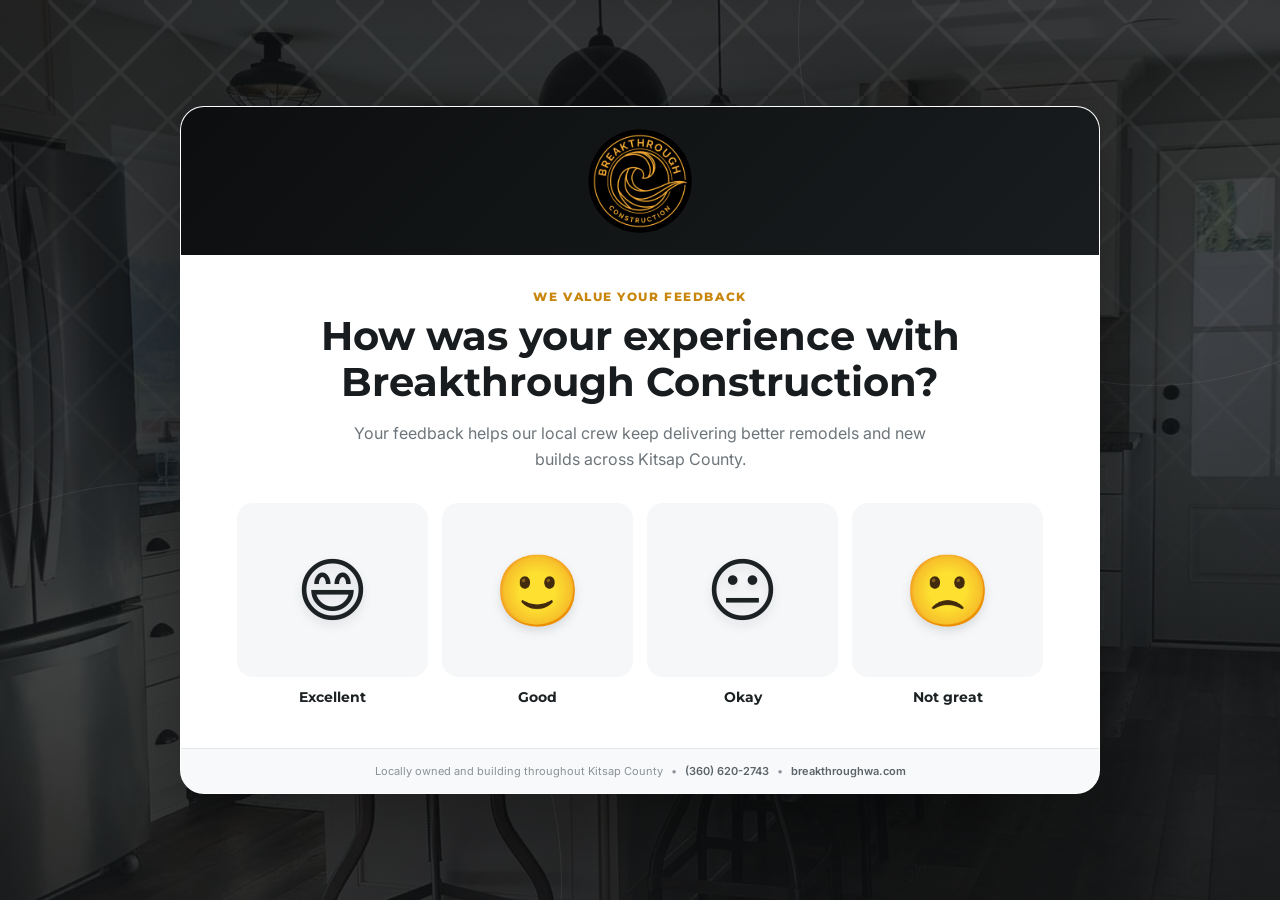
<file: breakthrough-reviews/index.html>
<!DOCTYPE html>
<html lang="en">
<head>
  <meta charset="UTF-8">
  <meta name="viewport" content="width=device-width, initial-scale=1.0">
  <meta name="theme-color" content="#151719">
  <meta name="description" content="Share feedback about your experience with Breakthrough Construction.">
  <title>Share Your Experience | Breakthrough Construction</title>

  <meta property="og:type" content="website">
  <meta property="og:site_name" content="Breakthrough Construction">
  <meta property="og:url" content="https://reviews.breakthroughwa.com/">
  <meta property="og:title" content="How was your experience with Breakthrough Construction?">
  <meta property="og:description" content="Tell us how we did — leave a quick review on Google or Facebook.">
  <meta property="og:image" content="https://reviews.breakthroughwa.com/og-image.png">
  <meta property="og:image:width" content="1200">
  <meta property="og:image:height" content="630">
  <meta property="og:image:alt" content="Rate your experience with Breakthrough Construction">
  <meta name="twitter:card" content="summary_large_image">
  <meta name="twitter:title" content="How was your experience with Breakthrough Construction?">
  <meta name="twitter:description" content="Tell us how we did — leave a quick review on Google or Facebook.">
  <meta name="twitter:image" content="https://reviews.breakthroughwa.com/og-image.png">

  <link rel="preconnect" href="https://fonts.googleapis.com">
  <link rel="preconnect" href="https://fonts.gstatic.com" crossorigin>
  <link href="https://fonts.googleapis.com/css2?family=Inter:wght@400;500;600;700&family=Montserrat:wght@700;800&display=swap" rel="stylesheet">
  <link rel="stylesheet" href="style.css">
</head>
<body>
  <div class="page">
    <div class="roof-lines" aria-hidden="true"></div>

    <main class="review-card">
      <header class="brand">
        <a href="https://www.breakthroughwa.com/" target="_blank" rel="noopener noreferrer" aria-label="Visit Breakthrough Construction">
          <img src="logo.png" alt="Breakthrough Construction">
        </a>
      </header>

      <section id="rating-step" class="step">
        <div class="eyebrow">We value your feedback</div>
        <h1>How was your experience with Breakthrough Construction?</h1>
        <p class="intro">Your feedback helps our local crew keep delivering better remodels and new builds across Kitsap County.</p>

        <div class="rating-grid" role="group" aria-label="Choose your experience rating">
          <button class="rating-option" type="button" data-rating="Excellent">
            <span class="emoji-wrap"><span class="emoji" aria-hidden="true">😄</span></span>
            <span class="rating-label">Excellent</span>
          </button>
          <button class="rating-option" type="button" data-rating="Good">
            <span class="emoji-wrap"><span class="emoji" aria-hidden="true">🙂</span></span>
            <span class="rating-label">Good</span>
          </button>
          <button class="rating-option" type="button" data-rating="Okay">
            <span class="emoji-wrap"><span class="emoji" aria-hidden="true">😐</span></span>
            <span class="rating-label">Okay</span>
          </button>
          <button class="rating-option" type="button" data-rating="Not great">
            <span class="emoji-wrap"><span class="emoji" aria-hidden="true">🙁</span></span>
            <span class="rating-label">Not great</span>
          </button>
        </div>
      </section>

      <section id="platform-step" class="step" hidden>
        <div class="eyebrow">One last step</div>
        <h2 class="platform-title">Where would you like to leave your review?</h2>
        <p class="intro">Pick the platform you prefer — it only takes a moment.</p>

        <div class="platform-grid">
          <a class="platform-option platform-google" href="https://search.google.com/local/writereview?placeid=ChIJra81BvhJkFQRz0Yq4A3JTdQ" target="_blank" rel="noopener noreferrer">
            <span class="platform-icon" aria-hidden="true">
              <svg viewBox="0 0 48 48"><path fill="#4285F4" d="M45.12 24.5c0-1.56-.14-3.06-.4-4.5H24v8.51h11.84c-.51 2.75-2.06 5.08-4.39 6.64v5.52h7.11c4.16-3.83 6.56-9.47 6.56-16.17z"/><path fill="#34A853" d="M24 46c5.94 0 10.92-1.97 14.56-5.33l-7.11-5.52c-1.97 1.32-4.49 2.1-7.45 2.1-5.73 0-10.58-3.87-12.31-9.07H4.34v5.7C7.96 41.07 15.4 46 24 46z"/><path fill="#FBBC05" d="M11.69 28.18C11.25 26.86 11 25.45 11 24s.25-2.86.69-4.18v-5.7H4.34C2.85 17.09 2 20.45 2 24s.85 6.91 2.34 9.88l7.35-5.7z"/><path fill="#EA4335" d="M24 10.75c3.23 0 6.13 1.11 8.41 3.29l6.31-6.31C34.91 4.18 29.93 2 24 2 15.4 2 7.96 6.93 4.34 14.12l7.35 5.7c1.73-5.2 6.58-9.07 12.31-9.07z"/></svg>
            </span>
            <span class="platform-text">
              <span class="platform-name">Review us on Google</span>
              <span class="platform-sub">Share your experience publicly</span>
            </span>
            <span class="platform-arrow" aria-hidden="true">
              <svg viewBox="0 0 24 24"><path d="M5 12h14m-5-5 5 5-5 5"/></svg>
            </span>
          </a>

          <a class="platform-option platform-facebook" href="https://www.facebook.com/profile.php?id=61559102413745&amp;sk=reviews" target="_blank" rel="noopener noreferrer">
            <span class="platform-icon" aria-hidden="true">
              <svg viewBox="0 0 48 48"><path fill="#1877F2" d="M48 24C48 10.75 37.25 0 24 0S0 10.75 0 24c0 11.98 8.78 21.91 20.25 23.71V30.94h-6.09V24h6.09v-5.29c0-6.01 3.58-9.33 9.06-9.33 2.62 0 5.37.47 5.37.47v5.9h-3.03c-2.98 0-3.91 1.85-3.91 3.75V24h6.66l-1.06 6.94h-5.6v16.77C39.22 45.91 48 35.98 48 24z"/><path fill="#fff" d="M33.34 30.94 34.4 24h-6.66v-4.5c0-1.9.93-3.75 3.91-3.75h3.03v-5.9s-2.75-.47-5.37-.47c-5.48 0-9.06 3.32-9.06 9.33V24h-6.09v6.94h6.09v16.77a24.2 24.2 0 0 0 7.5 0V30.94h5.6z"/></svg>
            </span>
            <span class="platform-text">
              <span class="platform-name">Review us on Facebook</span>
              <span class="platform-sub">Leave a recommendation</span>
            </span>
            <span class="platform-arrow" aria-hidden="true">
              <svg viewBox="0 0 24 24"><path d="M5 12h14m-5-5 5 5-5 5"/></svg>
            </span>
          </a>
        </div>

        <button id="back-button" class="back-button" type="button">
          <svg aria-hidden="true" viewBox="0 0 24 24"><path d="M19 12H5m5 5-5-5 5-5"/></svg>
          Back
        </button>
      </section>

      <footer>
        <span>Locally owned and building throughout Kitsap County</span>
        <span class="footer-separator" aria-hidden="true">•</span>
        <a href="tel:+13606202743">(360) 620-2743</a>
        <span class="footer-separator" aria-hidden="true">•</span>
        <a href="https://www.breakthroughwa.com/" target="_blank" rel="noopener noreferrer">breakthroughwa.com</a>
      </footer>
    </main>
  </div>

  <script src="script.js"></script>
</body>
</html>
</file>
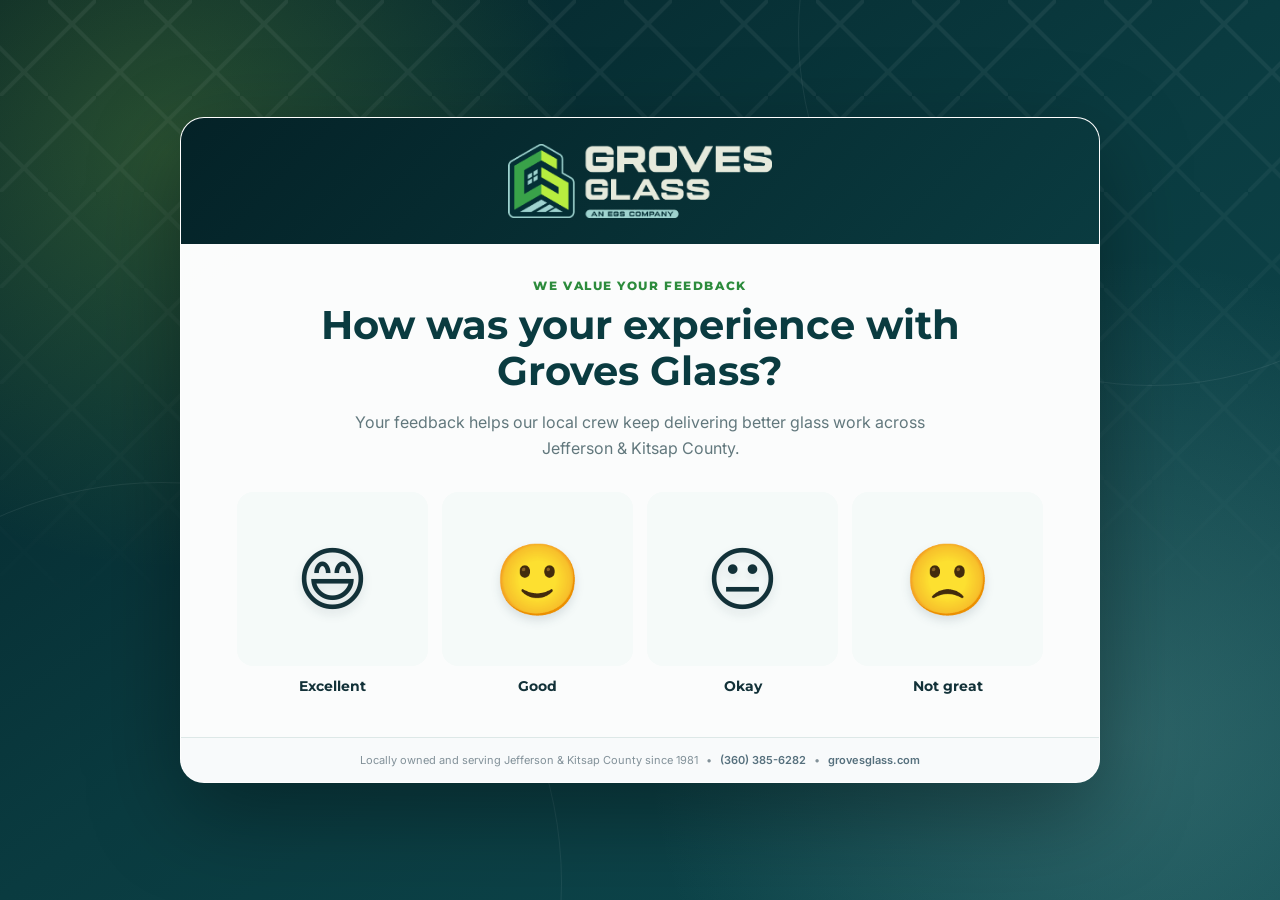
<file: groves-reviews/index.html>
<!DOCTYPE html>
<html lang="en">
<head>
  <meta charset="UTF-8">

  <!-- Google tag (gtag.js) -->
  <script async src="https://www.googletagmanager.com/gtag/js?id=G-JKGP4QECLL"></script>
  <script>
    window.dataLayer = window.dataLayer || [];
    function gtag(){dataLayer.push(arguments);}
    gtag('js', new Date());
    gtag('config', 'G-JKGP4QECLL');
  </script>

  <meta name="viewport" content="width=device-width, initial-scale=1.0">
  <meta name="theme-color" content="#042f35">
  <meta name="description" content="Share feedback about your experience with Groves Glass.">
  <title>Share Your Experience | Groves Glass</title>

  <meta property="og:type" content="website">
  <meta property="og:site_name" content="Groves Glass">
  <meta property="og:url" content="https://reviews.grovesglass.com/">
  <meta property="og:title" content="How was your experience with Groves Glass?">
  <meta property="og:description" content="Tell us how we did — leave a quick review on Google or Facebook.">
  <meta property="og:image" content="https://reviews.grovesglass.com/og-image.png">
  <meta property="og:image:width" content="1200">
  <meta property="og:image:height" content="630">
  <meta property="og:image:alt" content="Rate your experience with Groves Glass">
  <meta name="twitter:card" content="summary_large_image">
  <meta name="twitter:title" content="How was your experience with Groves Glass?">
  <meta name="twitter:description" content="Tell us how we did — leave a quick review on Google or Facebook.">
  <meta name="twitter:image" content="https://reviews.grovesglass.com/og-image.png">

  <link rel="preconnect" href="https://fonts.googleapis.com">
  <link rel="preconnect" href="https://fonts.gstatic.com" crossorigin>
  <link href="https://fonts.googleapis.com/css2?family=Inter:wght@400;500;600;700&family=Montserrat:wght@700;800&display=swap" rel="stylesheet">
  <link rel="stylesheet" href="style.css">
</head>
<body>
  <div class="page">
    <div class="roof-lines" aria-hidden="true"></div>

    <main class="review-card">
      <header class="brand">
        <a href="https://www.grovesglass.com/" target="_blank" rel="noopener noreferrer" aria-label="Visit Groves Glass">
          <img src="logo.png" alt="Groves Glass">
        </a>
      </header>

      <section id="rating-step" class="step">
        <div class="eyebrow">We value your feedback</div>
        <h1>How was your experience with Groves Glass?</h1>
        <p class="intro">Your feedback helps our local crew keep delivering better glass work across Jefferson &amp; Kitsap County.</p>

        <div class="rating-grid" role="group" aria-label="Choose your experience rating">
          <button class="rating-option" type="button" data-rating="Excellent">
            <span class="emoji-wrap"><span class="emoji" aria-hidden="true">😄</span></span>
            <span class="rating-label">Excellent</span>
          </button>
          <button class="rating-option" type="button" data-rating="Good">
            <span class="emoji-wrap"><span class="emoji" aria-hidden="true">🙂</span></span>
            <span class="rating-label">Good</span>
          </button>
          <button class="rating-option" type="button" data-rating="Okay">
            <span class="emoji-wrap"><span class="emoji" aria-hidden="true">😐</span></span>
            <span class="rating-label">Okay</span>
          </button>
          <button class="rating-option" type="button" data-rating="Not great">
            <span class="emoji-wrap"><span class="emoji" aria-hidden="true">🙁</span></span>
            <span class="rating-label">Not great</span>
          </button>
        </div>
      </section>

      <section id="platform-step" class="step" hidden>
        <div class="eyebrow">One last step</div>
        <h2 class="platform-title">Where would you like to leave your review?</h2>
        <p class="intro">Pick the platform you prefer — it only takes a moment.</p>

        <div class="platform-grid">
          <a class="platform-option platform-google" href="https://search.google.com/local/writereview?placeid=ChIJ7X1Yddvoj1QRnHqO07UoZ0k" target="_blank" rel="noopener noreferrer">
            <span class="platform-icon" aria-hidden="true">
              <svg viewBox="0 0 48 48"><path fill="#4285F4" d="M45.12 24.5c0-1.56-.14-3.06-.4-4.5H24v8.51h11.84c-.51 2.75-2.06 5.08-4.39 6.64v5.52h7.11c4.16-3.83 6.56-9.47 6.56-16.17z"/><path fill="#34A853" d="M24 46c5.94 0 10.92-1.97 14.56-5.33l-7.11-5.52c-1.97 1.32-4.49 2.1-7.45 2.1-5.73 0-10.58-3.87-12.31-9.07H4.34v5.7C7.96 41.07 15.4 46 24 46z"/><path fill="#FBBC05" d="M11.69 28.18C11.25 26.86 11 25.45 11 24s.25-2.86.69-4.18v-5.7H4.34C2.85 17.09 2 20.45 2 24s.85 6.91 2.34 9.88l7.35-5.7z"/><path fill="#EA4335" d="M24 10.75c3.23 0 6.13 1.11 8.41 3.29l6.31-6.31C34.91 4.18 29.93 2 24 2 15.4 2 7.96 6.93 4.34 14.12l7.35 5.7c1.73-5.2 6.58-9.07 12.31-9.07z"/></svg>
            </span>
            <span class="platform-text">
              <span class="platform-name">Review us on Google</span>
              <span class="platform-sub">Share your experience publicly</span>
            </span>
            <span class="platform-arrow" aria-hidden="true">
              <svg viewBox="0 0 24 24"><path d="M5 12h14m-5-5 5 5-5 5"/></svg>
            </span>
          </a>

          <a class="platform-option platform-facebook" href="https://www.facebook.com/Grovesglass/reviews" target="_blank" rel="noopener noreferrer">
            <span class="platform-icon" aria-hidden="true">
              <svg viewBox="0 0 48 48"><path fill="#1877F2" d="M48 24C48 10.75 37.25 0 24 0S0 10.75 0 24c0 11.98 8.78 21.91 20.25 23.71V30.94h-6.09V24h6.09v-5.29c0-6.01 3.58-9.33 9.06-9.33 2.62 0 5.37.47 5.37.47v5.9h-3.03c-2.98 0-3.91 1.85-3.91 3.75V24h6.66l-1.06 6.94h-5.6v16.77C39.22 45.91 48 35.98 48 24z"/><path fill="#fff" d="M33.34 30.94 34.4 24h-6.66v-4.5c0-1.9.93-3.75 3.91-3.75h3.03v-5.9s-2.75-.47-5.37-.47c-5.48 0-9.06 3.32-9.06 9.33V24h-6.09v6.94h6.09v16.77a24.2 24.2 0 0 0 7.5 0V30.94h5.6z"/></svg>
            </span>
            <span class="platform-text">
              <span class="platform-name">Review us on Facebook</span>
              <span class="platform-sub">Leave a recommendation</span>
            </span>
            <span class="platform-arrow" aria-hidden="true">
              <svg viewBox="0 0 24 24"><path d="M5 12h14m-5-5 5 5-5 5"/></svg>
            </span>
          </a>
        </div>

        <button id="back-button" class="back-button" type="button">
          <svg aria-hidden="true" viewBox="0 0 24 24"><path d="M19 12H5m5 5-5-5 5-5"/></svg>
          Back
        </button>
      </section>

      <footer>
        <span>Locally owned and serving Jefferson &amp; Kitsap County since 1981</span>
        <span class="footer-separator" aria-hidden="true">•</span>
        <a href="tel:+13603856282">(360) 385-6282</a>
        <span class="footer-separator" aria-hidden="true">•</span>
        <a href="https://www.grovesglass.com/" target="_blank" rel="noopener noreferrer">grovesglass.com</a>
      </footer>
    </main>
  </div>

  <script src="script.js"></script>
</body>
</html>
</file>
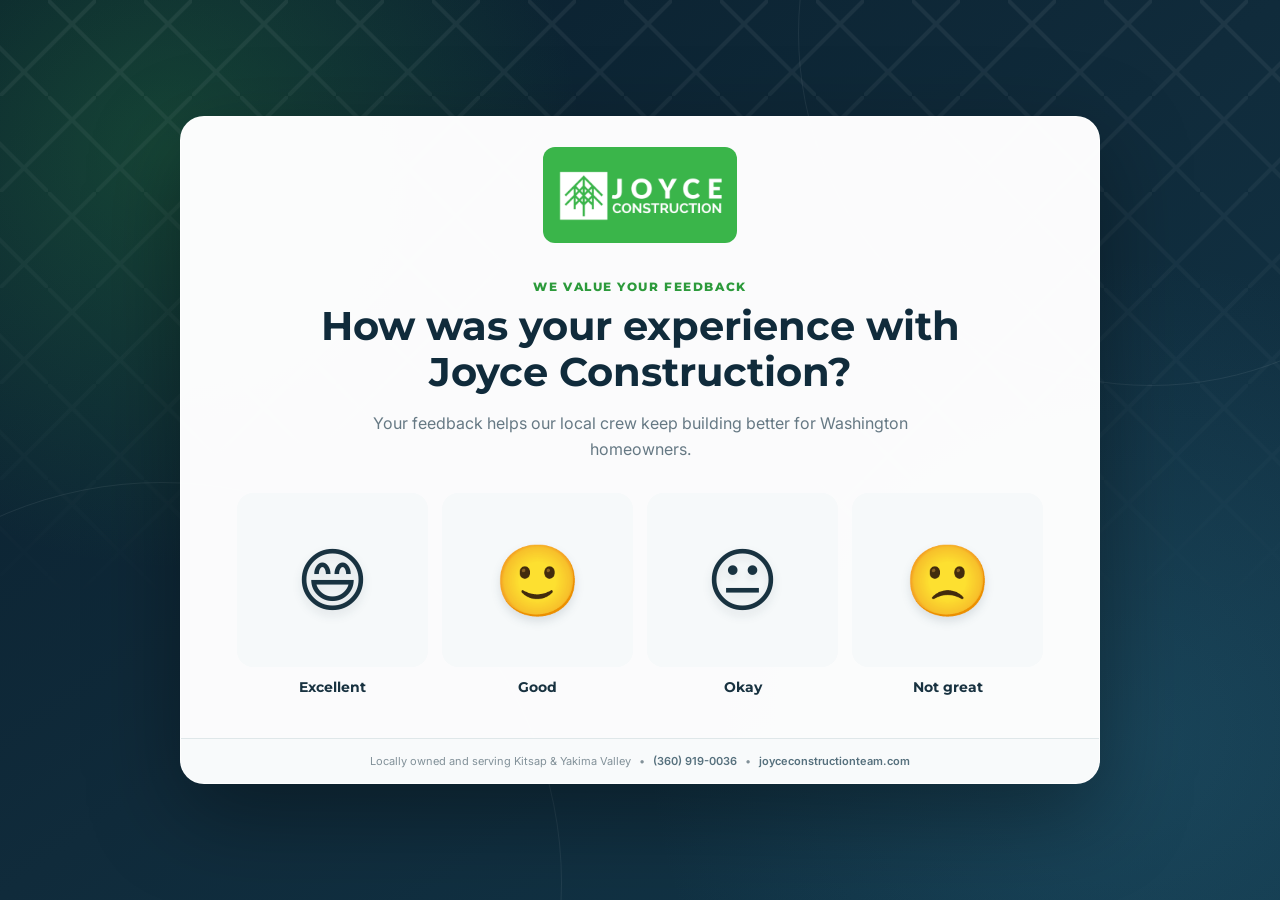
<file: joyce-reviews/index.html>
<!DOCTYPE html>
<html lang="en">
<head>
  <meta charset="UTF-8">
  <meta name="viewport" content="width=device-width, initial-scale=1.0">
  <meta name="theme-color" content="#102b3b">
  <meta name="description" content="Share feedback about your experience with Joyce Construction.">
  <title>Share Your Experience | Joyce Construction</title>

  <meta property="og:type" content="website">
  <meta property="og:site_name" content="Joyce Construction">
  <meta property="og:url" content="https://reviews.joyceconstructionteam.com/">
  <meta property="og:title" content="How was your experience with Joyce Construction?">
  <meta property="og:description" content="Tell us how we did — leave a quick review on Google or Facebook.">
  <meta property="og:image" content="https://reviews.joyceconstructionteam.com/og-image.png">
  <meta property="og:image:width" content="1200">
  <meta property="og:image:height" content="630">
  <meta property="og:image:alt" content="Rate your experience with Joyce Construction">
  <meta name="twitter:card" content="summary_large_image">
  <meta name="twitter:title" content="How was your experience with Joyce Construction?">
  <meta name="twitter:description" content="Tell us how we did — leave a quick review on Google or Facebook.">
  <meta name="twitter:image" content="https://reviews.joyceconstructionteam.com/og-image.png">

  <script async src="https://www.googletagmanager.com/gtag/js?id=G-Q6D0RP71CR"></script>
  <script>
    window.dataLayer = window.dataLayer || [];
    function gtag() { dataLayer.push(arguments); }
    gtag("js", new Date());
    gtag("config", "G-Q6D0RP71CR");
  </script>

  <link rel="preconnect" href="https://fonts.googleapis.com">
  <link rel="preconnect" href="https://fonts.gstatic.com" crossorigin>
  <link href="https://fonts.googleapis.com/css2?family=Inter:wght@400;500;600;700&family=Montserrat:wght@700;800&display=swap" rel="stylesheet">
  <link rel="stylesheet" href="style.css">
</head>
<body>
  <div class="page">
    <div class="roof-lines" aria-hidden="true"></div>

    <main class="review-card">
      <header class="brand">
        <a href="https://joyceconstructionteam.com/" target="_blank" rel="noopener noreferrer" aria-label="Visit Joyce Construction">
          <img src="logo.png" alt="Joyce Construction">
        </a>
      </header>

      <section id="rating-step" class="step">
        <div class="eyebrow">We value your feedback</div>
        <h1>How was your experience with Joyce Construction?</h1>
        <p class="intro">Your feedback helps our local crew keep building better for Washington homeowners.</p>

        <div class="rating-grid" role="group" aria-label="Choose your experience rating">
          <button class="rating-option" type="button" data-rating="Excellent">
            <span class="emoji-wrap"><span class="emoji" aria-hidden="true">😄</span></span>
            <span class="rating-label">Excellent</span>
          </button>
          <button class="rating-option" type="button" data-rating="Good">
            <span class="emoji-wrap"><span class="emoji" aria-hidden="true">🙂</span></span>
            <span class="rating-label">Good</span>
          </button>
          <button class="rating-option" type="button" data-rating="Okay">
            <span class="emoji-wrap"><span class="emoji" aria-hidden="true">😐</span></span>
            <span class="rating-label">Okay</span>
          </button>
          <button class="rating-option" type="button" data-rating="Not great">
            <span class="emoji-wrap"><span class="emoji" aria-hidden="true">🙁</span></span>
            <span class="rating-label">Not great</span>
          </button>
        </div>
      </section>

      <section id="platform-step" class="step" hidden>
        <div class="eyebrow">One last step</div>
        <h2 class="platform-title">Where would you like to leave your review?</h2>
        <p class="intro">Pick the platform you prefer — it only takes a moment.</p>

        <div class="platform-grid">
          <a class="platform-option platform-google" href="https://g.page/r/CQ94skPTZXcBEAE/review" target="_blank" rel="noopener noreferrer">
            <span class="platform-icon" aria-hidden="true">
              <svg viewBox="0 0 48 48"><path fill="#4285F4" d="M45.12 24.5c0-1.56-.14-3.06-.4-4.5H24v8.51h11.84c-.51 2.75-2.06 5.08-4.39 6.64v5.52h7.11c4.16-3.83 6.56-9.47 6.56-16.17z"/><path fill="#34A853" d="M24 46c5.94 0 10.92-1.97 14.56-5.33l-7.11-5.52c-1.97 1.32-4.49 2.1-7.45 2.1-5.73 0-10.58-3.87-12.31-9.07H4.34v5.7C7.96 41.07 15.4 46 24 46z"/><path fill="#FBBC05" d="M11.69 28.18C11.25 26.86 11 25.45 11 24s.25-2.86.69-4.18v-5.7H4.34C2.85 17.09 2 20.45 2 24s.85 6.91 2.34 9.88l7.35-5.7z"/><path fill="#EA4335" d="M24 10.75c3.23 0 6.13 1.11 8.41 3.29l6.31-6.31C34.91 4.18 29.93 2 24 2 15.4 2 7.96 6.93 4.34 14.12l7.35 5.7c1.73-5.2 6.58-9.07 12.31-9.07z"/></svg>
            </span>
            <span class="platform-text">
              <span class="platform-name">Review us on Google</span>
              <span class="platform-sub">Share your experience publicly</span>
            </span>
            <span class="platform-arrow" aria-hidden="true">
              <svg viewBox="0 0 24 24"><path d="M5 12h14m-5-5 5 5-5 5"/></svg>
            </span>
          </a>

          <a class="platform-option platform-facebook" href="https://www.facebook.com/joyceconstructionllc/reviews" target="_blank" rel="noopener noreferrer">
            <span class="platform-icon" aria-hidden="true">
              <svg viewBox="0 0 48 48"><path fill="#1877F2" d="M48 24C48 10.75 37.25 0 24 0S0 10.75 0 24c0 11.98 8.78 21.91 20.25 23.71V30.94h-6.09V24h6.09v-5.29c0-6.01 3.58-9.33 9.06-9.33 2.62 0 5.37.47 5.37.47v5.9h-3.03c-2.98 0-3.91 1.85-3.91 3.75V24h6.66l-1.06 6.94h-5.6v16.77C39.22 45.91 48 35.98 48 24z"/><path fill="#fff" d="M33.34 30.94 34.4 24h-6.66v-4.5c0-1.9.93-3.75 3.91-3.75h3.03v-5.9s-2.75-.47-5.37-.47c-5.48 0-9.06 3.32-9.06 9.33V24h-6.09v6.94h6.09v16.77a24.2 24.2 0 0 0 7.5 0V30.94h5.6z"/></svg>
            </span>
            <span class="platform-text">
              <span class="platform-name">Review us on Facebook</span>
              <span class="platform-sub">Leave a recommendation</span>
            </span>
            <span class="platform-arrow" aria-hidden="true">
              <svg viewBox="0 0 24 24"><path d="M5 12h14m-5-5 5 5-5 5"/></svg>
            </span>
          </a>
        </div>

        <button id="back-button" class="back-button" type="button">
          <svg aria-hidden="true" viewBox="0 0 24 24"><path d="M19 12H5m5 5-5-5 5-5"/></svg>
          Back
        </button>
      </section>

      <footer>
        <span>Locally owned and serving Kitsap &amp; Yakima Valley</span>
        <span class="footer-separator" aria-hidden="true">•</span>
        <a href="tel:+13609190036">(360) 919-0036</a>
        <span class="footer-separator" aria-hidden="true">•</span>
        <a href="https://joyceconstructionteam.com/" target="_blank" rel="noopener noreferrer">joyceconstructionteam.com</a>
      </footer>
    </main>
  </div>

  <script src="script.js"></script>
</body>
</html>
</file>
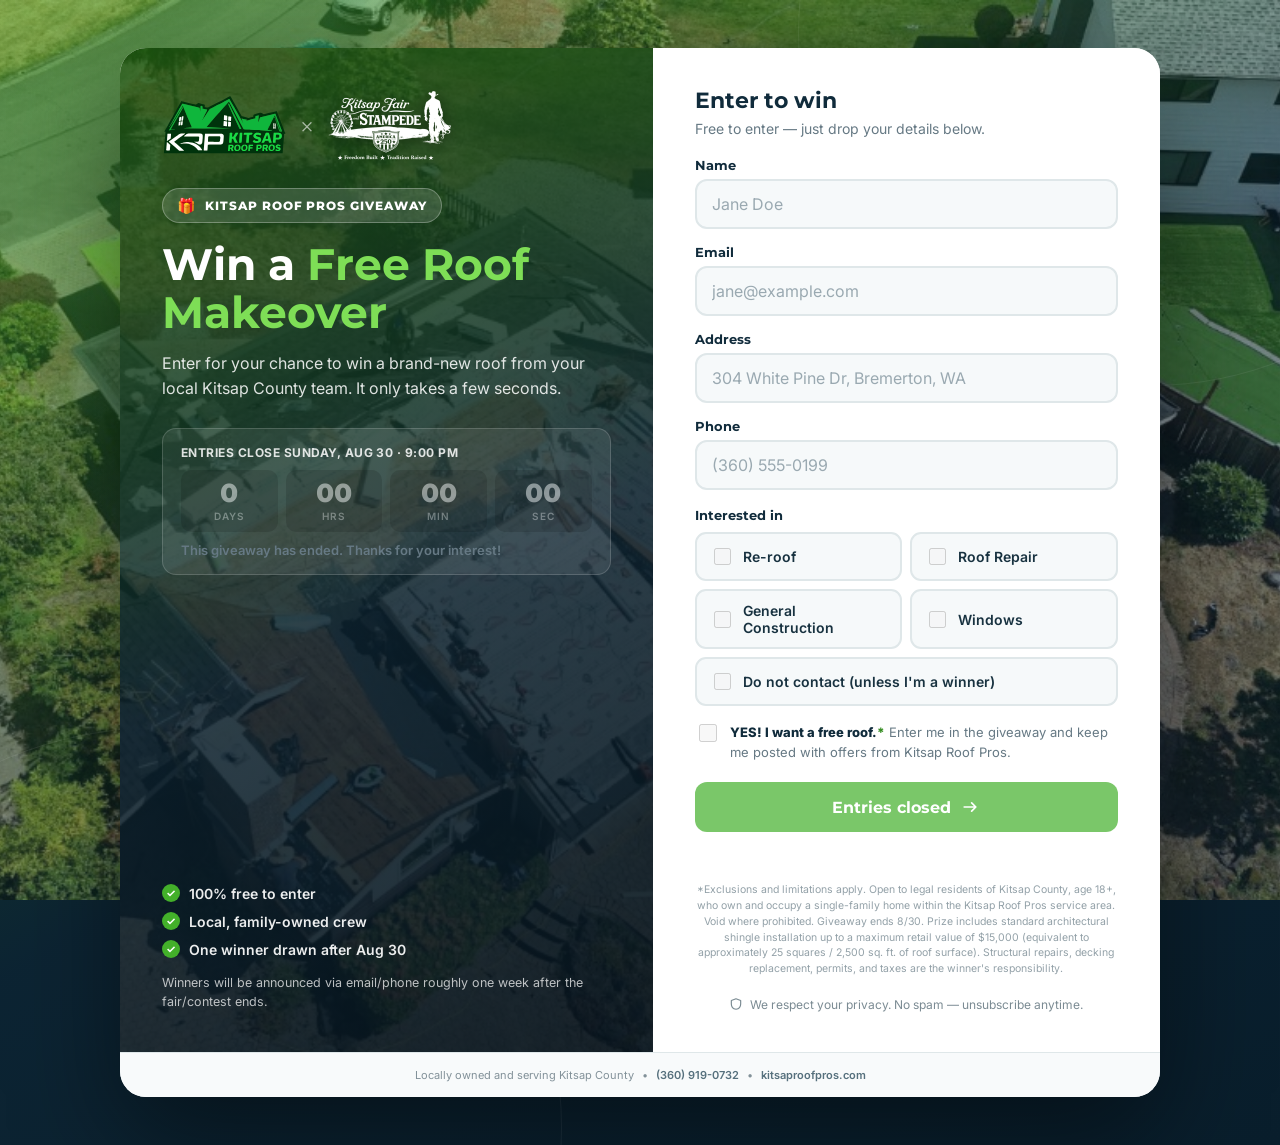
<file: kitsap-giveaway/index.html>
<!DOCTYPE html>
<html lang="en">
<head>
  <!-- Google tag (gtag.js) -->
  <script async src="https://www.googletagmanager.com/gtag/js?id=G-029K018QFH"></script>
  <script>
    window.dataLayer = window.dataLayer || [];
    function gtag(){dataLayer.push(arguments);}
    gtag('js', new Date());
    gtag('config', 'G-029K018QFH', {
      campaign_name: 'Kitsap Roof Pros x Kitsap Fair & Stampede Giveaway'
    });
  </script>
  <!-- End Google tag (gtag.js) -->

  <meta charset="UTF-8">
  <meta name="viewport" content="width=device-width, initial-scale=1.0">
  <meta name="theme-color" content="#102b3b">
  <meta name="description" content="Enter the Kitsap Roof Pros giveaway for your chance to win a free roof makeover. Local, trusted, and family owned.">
  <title>Win a Free Roof Makeover | Kitsap Roof Pros Giveaway</title>

  <meta property="og:type" content="website">
  <meta property="og:site_name" content="Kitsap Roof Pros">
  <meta property="og:url" content="https://giveaway.kitsaproofpros.com/">
  <meta property="og:title" content="Win a Free Roof Makeover — Kitsap Roof Pros Giveaway">
  <meta property="og:description" content="Enter for your chance to win. Quick and free — just drop your details below.">
  <meta property="og:image" content="https://giveaway.kitsaproofpros.com/og-image.png">
  <meta property="og:image:width" content="1200">
  <meta property="og:image:height" content="630">
  <meta property="og:image:alt" content="Kitsap Roof Pros giveaway — win a free roof makeover">
  <meta name="twitter:card" content="summary_large_image">
  <meta name="twitter:title" content="Win a Free Roof Makeover — Kitsap Roof Pros Giveaway">
  <meta name="twitter:description" content="Enter for your chance to win. Quick and free — just drop your details below.">
  <meta name="twitter:image" content="https://giveaway.kitsaproofpros.com/og-image.png">

  <link rel="preconnect" href="https://fonts.googleapis.com">
  <link rel="preconnect" href="https://fonts.gstatic.com" crossorigin>
  <link href="https://fonts.googleapis.com/css2?family=Inter:wght@400;500;600;700&family=Montserrat:wght@700;800&display=swap" rel="stylesheet">
  <link rel="stylesheet" href="style.css">
</head>
<body>
  <div class="page">
    <main class="giveaway-card">
      <section id="entry-step" class="step">
        <div class="hero-panel">
          <header class="brand">
            <a href="https://kitsaproofpros.com/" target="_blank" rel="noopener noreferrer" aria-label="Visit Kitsap Roof Pros">
              <img src="logo.svg" alt="Kitsap Roof Pros">
            </a>
            <span class="brand-x" aria-hidden="true">×</span>
            <span class="fair-badge">
              <img src="fair-logo-white.png" alt="Kitsap Fair &amp; Stampede">
            </span>
          </header>

          <div class="prize-badge">
            <span class="prize-badge-icon" aria-hidden="true">🎁</span>
            <span>Kitsap Roof Pros Giveaway</span>
          </div>

          <h1>Win a <span class="highlight">Free Roof Makeover</span></h1>
          <p class="intro">Enter for your chance to win a brand-new roof from your local Kitsap County team. It only takes a few seconds.</p>

          <div class="countdown" id="countdown" data-deadline="2026-08-30T21:00:00-07:00" role="timer">
            <span class="countdown-label">Entries close Sunday, Aug 30 · 9:00 PM</span>
            <div class="countdown-units" aria-hidden="true">
              <div class="cd-unit"><span class="cd-num" id="cd-days">--</span><span class="cd-word">days</span></div>
              <div class="cd-unit"><span class="cd-num" id="cd-hours">--</span><span class="cd-word">hrs</span></div>
              <div class="cd-unit"><span class="cd-num" id="cd-mins">--</span><span class="cd-word">min</span></div>
              <div class="cd-unit"><span class="cd-num" id="cd-secs">--</span><span class="cd-word">sec</span></div>
            </div>
            <span class="countdown-status" id="countdown-status" aria-live="polite"></span>
          </div>

          <ul class="perks" aria-label="Why enter">
            <li><span class="perk-check" aria-hidden="true">✓</span> 100% free to enter</li>
            <li><span class="perk-check" aria-hidden="true">✓</span> Local, family-owned crew</li>
            <li><span class="perk-check" aria-hidden="true">✓</span> One winner drawn after Aug 30</li>
          </ul>

          <p class="announce-note">Winners will be announced via email/phone roughly one week after the fair/contest ends.</p>
        </div>

        <div class="form-panel">
        <h2 class="form-title">Enter to win</h2>
        <p class="form-sub">Free to enter — just drop your details below.</p>
        <form id="giveaway-form" class="giveaway-form" novalidate>
          <div class="field">
            <label for="name">Name</label>
            <input id="name" name="name" type="text" autocomplete="name" placeholder="Jane Doe" required>
          </div>

          <div class="field">
            <label for="email">Email</label>
            <input id="email" name="email" type="email" autocomplete="email" placeholder="jane@example.com" required>
          </div>

          <div class="field">
            <label for="address">Address</label>
            <input id="address" name="address" type="text" autocomplete="street-address" placeholder="304 White Pine Dr, Bremerton, WA" required>
          </div>

          <div class="field">
            <label for="phone">Phone</label>
            <input id="phone" name="phone" type="tel" autocomplete="tel" placeholder="(360) 555-0199" required>
          </div>

          <fieldset class="interests">
            <legend>Interested in</legend>
            <div class="interests-grid">
              <label class="interest"><input type="checkbox" name="interest" value="Re-roof" data-tag="7138379"><span>Re-roof</span></label>
              <label class="interest"><input type="checkbox" name="interest" value="Roof Repair" data-tag="7138380"><span>Roof Repair</span></label>
              <label class="interest"><input type="checkbox" name="interest" value="General Construction" data-tag="7138381"><span>General Construction</span></label>
              <label class="interest"><input type="checkbox" name="interest" value="Windows" data-tag="7138382"><span>Windows</span></label>
              <label class="interest interest-wide"><input type="checkbox" name="interest" value="Do not contact (unless I'm a winner)" data-tag="7138383"><span>Do not contact (unless I'm a winner)</span></label>
            </div>
          </fieldset>

          <label class="consent">
            <input id="consent" name="consent" type="checkbox" required>
            <span><strong>YES! I want a free roof.</strong><span class="asterisk">*</span> Enter me in the giveaway and keep me posted with offers from Kitsap Roof Pros.</span>
          </label>

          <!-- Mailchimp anti-bot honeypot field: do not remove, and keep it hidden from users. -->
          <div class="hp-field" aria-hidden="true">
            <label for="hp-input">Leave this field empty</label>
            <input id="hp-input" type="text" name="b_honeypot" tabindex="-1" autocomplete="off">
          </div>

          <button id="submit-button" class="submit-button" type="submit">
            <span class="submit-label">Enter the giveaway</span>
            <svg class="submit-arrow" aria-hidden="true" viewBox="0 0 24 24"><path d="M5 12h14m-5-5 5 5-5 5"/></svg>
          </button>

          <p id="form-status" class="form-status" role="status" aria-live="polite"></p>
          <p class="fine-print">
            *Exclusions and limitations apply. Open to legal residents of
            Kitsap County, age 18+, who own and occupy a single-family home
            within the Kitsap Roof Pros service area. Void where prohibited.
            Giveaway ends 8/30. Prize includes standard architectural shingle
            installation up to a maximum retail value of $15,000 (equivalent to
            approximately 25 squares / 2,500 sq. ft. of roof surface).
            Structural repairs, decking replacement, permits, and taxes are the
            winner's responsibility.
          </p>
        </form>

        <p class="privacy-note">
          <svg aria-hidden="true" viewBox="0 0 24 24"><path d="M12 3 4 6v6c0 4.5 3.4 8.3 8 9 4.6-.7 8-4.5 8-9V6l-8-3z"/></svg>
          We respect your privacy. No spam — unsubscribe anytime.
        </p>
        </div>
      </section>

      <section id="success-step" class="step" hidden>
        <div class="success-icon" aria-hidden="true">
          <svg viewBox="0 0 24 24"><path d="m5 13 4 4L19 7"/></svg>
        </div>
        <h2 class="success-title">You're on your way to winning a roof! 🎉</h2>
        <p class="intro">You're entered in the Kitsap Roof Pros giveaway — officially in the running for a free roof makeover.</p>

        <ol class="next-steps" aria-label="What happens next">
          <li><span class="step-num">1</span> <span class="step-text">Check your inbox for a confirmation from Kitsap Roof Pros.</span></li>
          <li><span class="step-num">2</span> <span class="step-text">Entries close <strong>Sunday, Aug 30 at 9:00 PM</strong>.</span></li>
          <li><span class="step-num">3</span> <span class="step-text">Winners are announced via email/phone <strong>roughly one week after</strong> the fair/contest ends — good luck!</span></li>
        </ol>

        <p class="share-line">Know a neighbor who needs a new roof? Send them to <strong>giveaway.kitsaproofpros.com</strong>.</p>

        <a class="primary-link" href="https://kitsaproofpros.com/" target="_blank" rel="noopener noreferrer">
          Visit kitsaproofpros.com
          <svg aria-hidden="true" viewBox="0 0 24 24"><path d="M5 12h14m-5-5 5 5-5 5"/></svg>
        </a>
      </section>

      <footer>
        <span>Locally owned and serving Kitsap County</span>
        <span class="footer-separator" aria-hidden="true">•</span>
        <a href="tel:+13609190732">(360) 919-0732</a>
        <span class="footer-separator" aria-hidden="true">•</span>
        <a href="https://kitsaproofpros.com/" target="_blank" rel="noopener noreferrer">kitsaproofpros.com</a>
      </footer>
    </main>
  </div>

  <script src="script.js"></script>
</body>
</html>
</file>
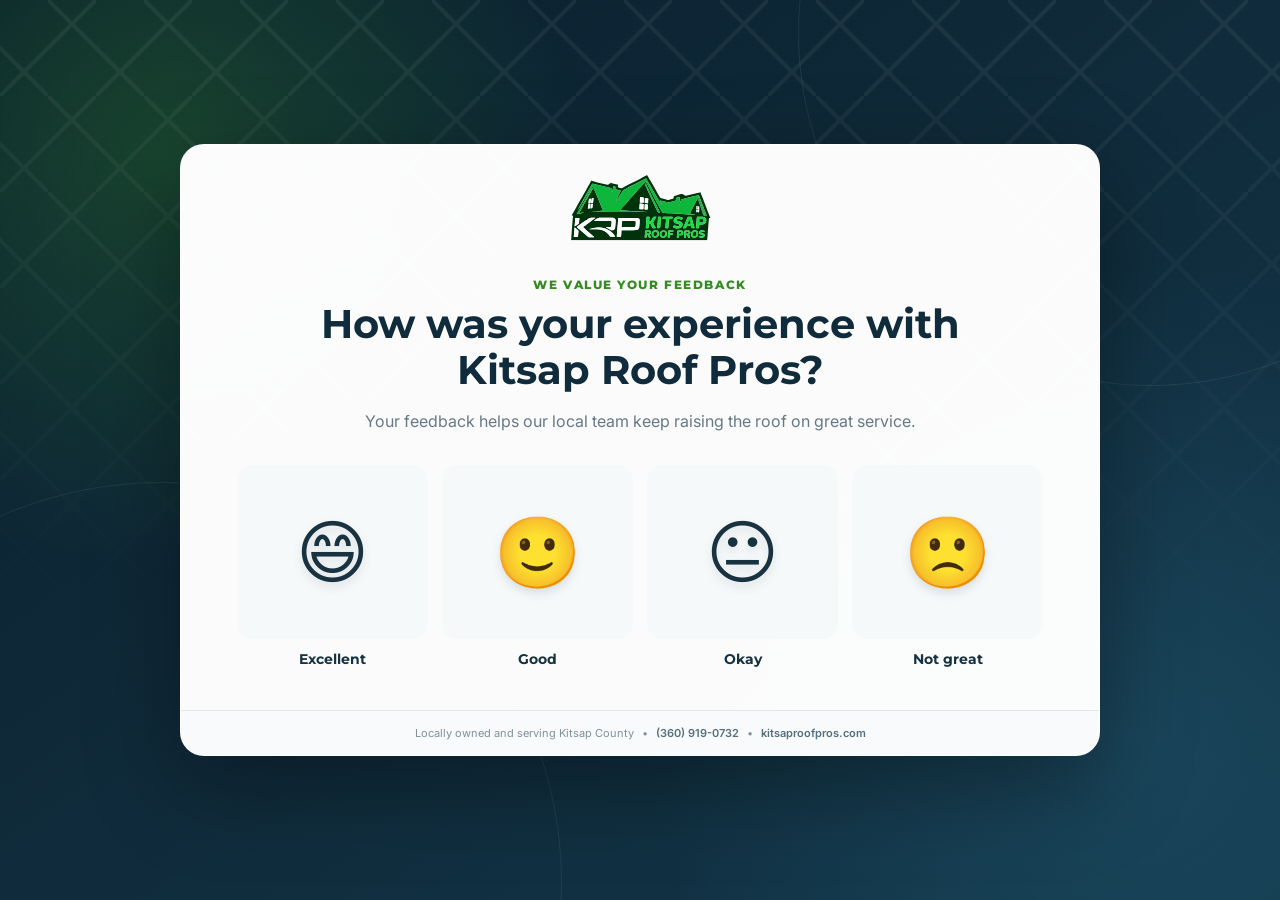
<file: kitsap-reviews/index.html>
<!DOCTYPE html>
<html lang="en">
<head>
  <meta charset="UTF-8">
  <meta name="viewport" content="width=device-width, initial-scale=1.0">
  <meta name="theme-color" content="#102b3b">
  <meta name="description" content="Share feedback about your experience with Kitsap Roof Pros.">
  <title>Share Your Experience | Kitsap Roof Pros</title>

  <meta property="og:type" content="website">
  <meta property="og:site_name" content="Kitsap Roof Pros">
  <meta property="og:url" content="https://reviews.kitsaproofpros.com/">
  <meta property="og:title" content="How was your experience with Kitsap Roof Pros?">
  <meta property="og:description" content="Tell us how we did — leave a quick review on Google or Facebook.">
  <meta property="og:image" content="https://reviews.kitsaproofpros.com/og-image.png">
  <meta property="og:image:width" content="1200">
  <meta property="og:image:height" content="630">
  <meta property="og:image:alt" content="Rate your experience with Kitsap Roof Pros">
  <meta name="twitter:card" content="summary_large_image">
  <meta name="twitter:title" content="How was your experience with Kitsap Roof Pros?">
  <meta name="twitter:description" content="Tell us how we did — leave a quick review on Google or Facebook.">
  <meta name="twitter:image" content="https://reviews.kitsaproofpros.com/og-image.png">

  <link rel="preconnect" href="https://fonts.googleapis.com">
  <link rel="preconnect" href="https://fonts.gstatic.com" crossorigin>
  <link href="https://fonts.googleapis.com/css2?family=Inter:wght@400;500;600;700&family=Montserrat:wght@700;800&display=swap" rel="stylesheet">
  <link rel="stylesheet" href="style.css">
</head>
<body>
  <div class="page">
    <div class="roof-lines" aria-hidden="true"></div>

    <main class="review-card">
      <header class="brand">
        <a href="https://kitsaproofpros.com/" target="_blank" rel="noopener noreferrer" aria-label="Visit Kitsap Roof Pros">
          <img src="logo.svg" alt="Kitsap Roof Pros">
        </a>
      </header>

      <section id="rating-step" class="step">
        <div class="eyebrow">We value your feedback</div>
        <h1>How was your experience with Kitsap Roof Pros?</h1>
        <p class="intro">Your feedback helps our local team keep raising the roof on great service.</p>

        <div class="rating-grid" role="group" aria-label="Choose your experience rating">
          <button class="rating-option" type="button" data-rating="Excellent">
            <span class="emoji-wrap"><span class="emoji" aria-hidden="true">😄</span></span>
            <span class="rating-label">Excellent</span>
          </button>
          <button class="rating-option" type="button" data-rating="Good">
            <span class="emoji-wrap"><span class="emoji" aria-hidden="true">🙂</span></span>
            <span class="rating-label">Good</span>
          </button>
          <button class="rating-option" type="button" data-rating="Okay">
            <span class="emoji-wrap"><span class="emoji" aria-hidden="true">😐</span></span>
            <span class="rating-label">Okay</span>
          </button>
          <button class="rating-option" type="button" data-rating="Not great">
            <span class="emoji-wrap"><span class="emoji" aria-hidden="true">🙁</span></span>
            <span class="rating-label">Not great</span>
          </button>
        </div>
      </section>

      <section id="platform-step" class="step" hidden>
        <div class="eyebrow">One last step</div>
        <h2 class="platform-title">Where would you like to leave your review?</h2>
        <p class="intro">Pick the platform you prefer — it only takes a moment.</p>

        <div class="platform-grid">
          <a class="platform-option platform-google" href="https://g.page/r/CdXw4tNKYRNhEBM/review" target="_blank" rel="noopener noreferrer">
            <span class="platform-icon" aria-hidden="true">
              <svg viewBox="0 0 48 48"><path fill="#4285F4" d="M45.12 24.5c0-1.56-.14-3.06-.4-4.5H24v8.51h11.84c-.51 2.75-2.06 5.08-4.39 6.64v5.52h7.11c4.16-3.83 6.56-9.47 6.56-16.17z"/><path fill="#34A853" d="M24 46c5.94 0 10.92-1.97 14.56-5.33l-7.11-5.52c-1.97 1.32-4.49 2.1-7.45 2.1-5.73 0-10.58-3.87-12.31-9.07H4.34v5.7C7.96 41.07 15.4 46 24 46z"/><path fill="#FBBC05" d="M11.69 28.18C11.25 26.86 11 25.45 11 24s.25-2.86.69-4.18v-5.7H4.34C2.85 17.09 2 20.45 2 24s.85 6.91 2.34 9.88l7.35-5.7z"/><path fill="#EA4335" d="M24 10.75c3.23 0 6.13 1.11 8.41 3.29l6.31-6.31C34.91 4.18 29.93 2 24 2 15.4 2 7.96 6.93 4.34 14.12l7.35 5.7c1.73-5.2 6.58-9.07 12.31-9.07z"/></svg>
            </span>
            <span class="platform-text">
              <span class="platform-name">Review us on Google</span>
              <span class="platform-sub">Share your experience publicly</span>
            </span>
            <span class="platform-arrow" aria-hidden="true">
              <svg viewBox="0 0 24 24"><path d="M5 12h14m-5-5 5 5-5 5"/></svg>
            </span>
          </a>

          <a class="platform-option platform-facebook" href="https://www.facebook.com/KitsapRoofPros/reviews" target="_blank" rel="noopener noreferrer">
            <span class="platform-icon" aria-hidden="true">
              <svg viewBox="0 0 48 48"><path fill="#1877F2" d="M48 24C48 10.75 37.25 0 24 0S0 10.75 0 24c0 11.98 8.78 21.91 20.25 23.71V30.94h-6.09V24h6.09v-5.29c0-6.01 3.58-9.33 9.06-9.33 2.62 0 5.37.47 5.37.47v5.9h-3.03c-2.98 0-3.91 1.85-3.91 3.75V24h6.66l-1.06 6.94h-5.6v16.77C39.22 45.91 48 35.98 48 24z"/><path fill="#fff" d="M33.34 30.94 34.4 24h-6.66v-4.5c0-1.9.93-3.75 3.91-3.75h3.03v-5.9s-2.75-.47-5.37-.47c-5.48 0-9.06 3.32-9.06 9.33V24h-6.09v6.94h6.09v16.77a24.2 24.2 0 0 0 7.5 0V30.94h5.6z"/></svg>
            </span>
            <span class="platform-text">
              <span class="platform-name">Review us on Facebook</span>
              <span class="platform-sub">Leave a recommendation</span>
            </span>
            <span class="platform-arrow" aria-hidden="true">
              <svg viewBox="0 0 24 24"><path d="M5 12h14m-5-5 5 5-5 5"/></svg>
            </span>
          </a>
        </div>

        <button id="back-button" class="back-button" type="button">
          <svg aria-hidden="true" viewBox="0 0 24 24"><path d="M19 12H5m5 5-5-5 5-5"/></svg>
          Back
        </button>
      </section>

      <footer>
        <span>Locally owned and serving Kitsap County</span>
        <span class="footer-separator" aria-hidden="true">•</span>
        <a href="tel:+13609190732">(360) 919-0732</a>
        <span class="footer-separator" aria-hidden="true">•</span>
        <a href="https://kitsaproofpros.com/" target="_blank" rel="noopener noreferrer">kitsaproofpros.com</a>
      </footer>
    </main>
  </div>

  <script src="script.js"></script>
</body>
</html>
</file>
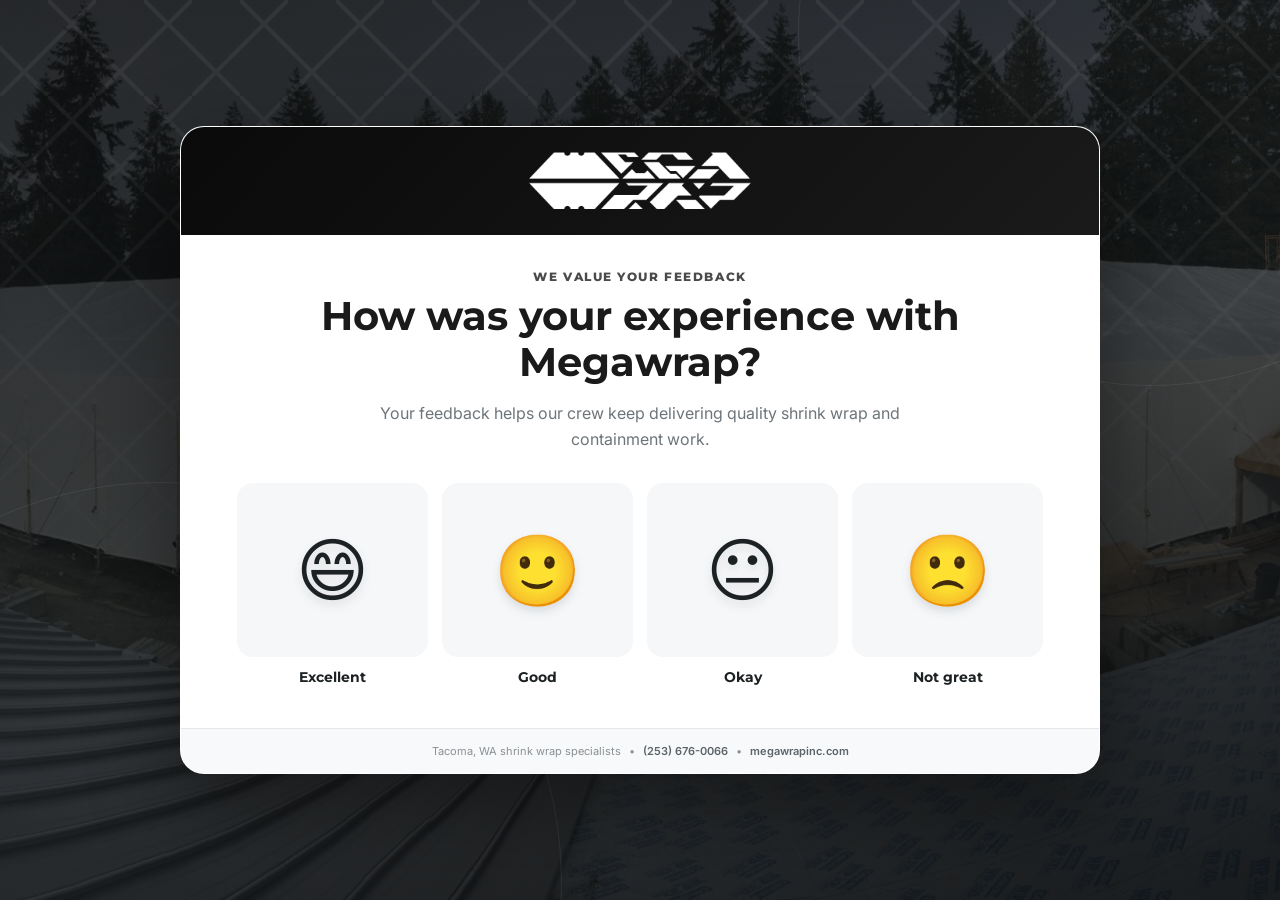
<file: megawrap-reviews/index.html>
<!DOCTYPE html>
<html lang="en">
<head>
  <meta charset="UTF-8">
  <meta name="viewport" content="width=device-width, initial-scale=1.0">
  <meta name="theme-color" content="#111111">
  <meta name="description" content="Share feedback about your experience with Megawrap Inc.">
  <title>Share Your Experience | Megawrap Inc.</title>

  <meta property="og:type" content="website">
  <meta property="og:site_name" content="Megawrap Inc.">
  <meta property="og:url" content="https://reviews.megawrapinc.com/">
  <meta property="og:title" content="How was your experience with Megawrap?">
  <meta property="og:description" content="Tell us how we did — leave a quick review on Google or Facebook.">
  <meta property="og:image" content="https://reviews.megawrapinc.com/og-image.png">
  <meta property="og:image:width" content="1200">
  <meta property="og:image:height" content="630">
  <meta property="og:image:alt" content="Rate your experience with Megawrap">
  <meta name="twitter:card" content="summary_large_image">
  <meta name="twitter:title" content="How was your experience with Megawrap?">
  <meta name="twitter:description" content="Tell us how we did — leave a quick review on Google or Facebook.">
  <meta name="twitter:image" content="https://reviews.megawrapinc.com/og-image.png">

  <link rel="preconnect" href="https://fonts.googleapis.com">
  <link rel="preconnect" href="https://fonts.gstatic.com" crossorigin>
  <link href="https://fonts.googleapis.com/css2?family=Inter:wght@400;500;600;700&family=Montserrat:wght@700;800&display=swap" rel="stylesheet">
  <link rel="stylesheet" href="style.css">
</head>
<body>
  <div class="page">
    <div class="roof-lines" aria-hidden="true"></div>

    <main class="review-card">
      <header class="brand">
        <a href="https://www.megawrapinc.com/" target="_blank" rel="noopener noreferrer" aria-label="Visit Megawrap Inc.">
          <img src="logo.png" alt="Megawrap Inc.">
        </a>
      </header>

      <section id="rating-step" class="step">
        <div class="eyebrow">We value your feedback</div>
        <h1>How was your experience with Megawrap?</h1>
        <p class="intro">Your feedback helps our crew keep delivering quality shrink wrap and containment work.</p>

        <div class="rating-grid" role="group" aria-label="Choose your experience rating">
          <button class="rating-option" type="button" data-rating="Excellent">
            <span class="emoji-wrap"><span class="emoji" aria-hidden="true">😄</span></span>
            <span class="rating-label">Excellent</span>
          </button>
          <button class="rating-option" type="button" data-rating="Good">
            <span class="emoji-wrap"><span class="emoji" aria-hidden="true">🙂</span></span>
            <span class="rating-label">Good</span>
          </button>
          <button class="rating-option" type="button" data-rating="Okay">
            <span class="emoji-wrap"><span class="emoji" aria-hidden="true">😐</span></span>
            <span class="rating-label">Okay</span>
          </button>
          <button class="rating-option" type="button" data-rating="Not great">
            <span class="emoji-wrap"><span class="emoji" aria-hidden="true">🙁</span></span>
            <span class="rating-label">Not great</span>
          </button>
        </div>
      </section>

      <section id="platform-step" class="step" hidden>
        <div class="eyebrow">One last step</div>
        <h2 class="platform-title">Where would you like to leave your review?</h2>
        <p class="intro">Pick the platform you prefer — it only takes a moment.</p>

        <div class="platform-grid">
          <a class="platform-option platform-google" href="https://g.page/r/CYfQAMetfxFdEBM/review" target="_blank" rel="noopener noreferrer">
            <span class="platform-icon" aria-hidden="true">
              <svg viewBox="0 0 48 48"><path fill="#4285F4" d="M45.12 24.5c0-1.56-.14-3.06-.4-4.5H24v8.51h11.84c-.51 2.75-2.06 5.08-4.39 6.64v5.52h7.11c4.16-3.83 6.56-9.47 6.56-16.17z"/><path fill="#34A853" d="M24 46c5.94 0 10.92-1.97 14.56-5.33l-7.11-5.52c-1.97 1.32-4.49 2.1-7.45 2.1-5.73 0-10.58-3.87-12.31-9.07H4.34v5.7C7.96 41.07 15.4 46 24 46z"/><path fill="#FBBC05" d="M11.69 28.18C11.25 26.86 11 25.45 11 24s.25-2.86.69-4.18v-5.7H4.34C2.85 17.09 2 20.45 2 24s.85 6.91 2.34 9.88l7.35-5.7z"/><path fill="#EA4335" d="M24 10.75c3.23 0 6.13 1.11 8.41 3.29l6.31-6.31C34.91 4.18 29.93 2 24 2 15.4 2 7.96 6.93 4.34 14.12l7.35 5.7c1.73-5.2 6.58-9.07 12.31-9.07z"/></svg>
            </span>
            <span class="platform-text">
              <span class="platform-name">Review us on Google</span>
              <span class="platform-sub">Share your experience publicly</span>
            </span>
            <span class="platform-arrow" aria-hidden="true">
              <svg viewBox="0 0 24 24"><path d="M5 12h14m-5-5 5 5-5 5"/></svg>
            </span>
          </a>

          <a class="platform-option platform-facebook" href="https://www.facebook.com/megawrapinc/reviews" target="_blank" rel="noopener noreferrer">
            <span class="platform-icon" aria-hidden="true">
              <svg viewBox="0 0 48 48"><path fill="#1877F2" d="M48 24C48 10.75 37.25 0 24 0S0 10.75 0 24c0 11.98 8.78 21.91 20.25 23.71V30.94h-6.09V24h6.09v-5.29c0-6.01 3.58-9.33 9.06-9.33 2.62 0 5.37.47 5.37.47v5.9h-3.03c-2.98 0-3.91 1.85-3.91 3.75V24h6.66l-1.06 6.94h-5.6v16.77C39.22 45.91 48 35.98 48 24z"/><path fill="#fff" d="M33.34 30.94 34.4 24h-6.66v-4.5c0-1.9.93-3.75 3.91-3.75h3.03v-5.9s-2.75-.47-5.37-.47c-5.48 0-9.06 3.32-9.06 9.33V24h-6.09v6.94h6.09v16.77a24.2 24.2 0 0 0 7.5 0V30.94h5.6z"/></svg>
            </span>
            <span class="platform-text">
              <span class="platform-name">Review us on Facebook</span>
              <span class="platform-sub">Leave a recommendation</span>
            </span>
            <span class="platform-arrow" aria-hidden="true">
              <svg viewBox="0 0 24 24"><path d="M5 12h14m-5-5 5 5-5 5"/></svg>
            </span>
          </a>
        </div>

        <button id="back-button" class="back-button" type="button">
          <svg aria-hidden="true" viewBox="0 0 24 24"><path d="M19 12H5m5 5-5-5 5-5"/></svg>
          Back
        </button>
      </section>

      <footer>
        <span>Tacoma, WA shrink wrap specialists</span>
        <span class="footer-separator" aria-hidden="true">•</span>
        <a href="tel:+12536760066">(253) 676-0066</a>
        <span class="footer-separator" aria-hidden="true">•</span>
        <a href="https://www.megawrapinc.com/" target="_blank" rel="noopener noreferrer">megawrapinc.com</a>
      </footer>
    </main>
  </div>

  <script src="script.js"></script>
</body>
</html>
</file>
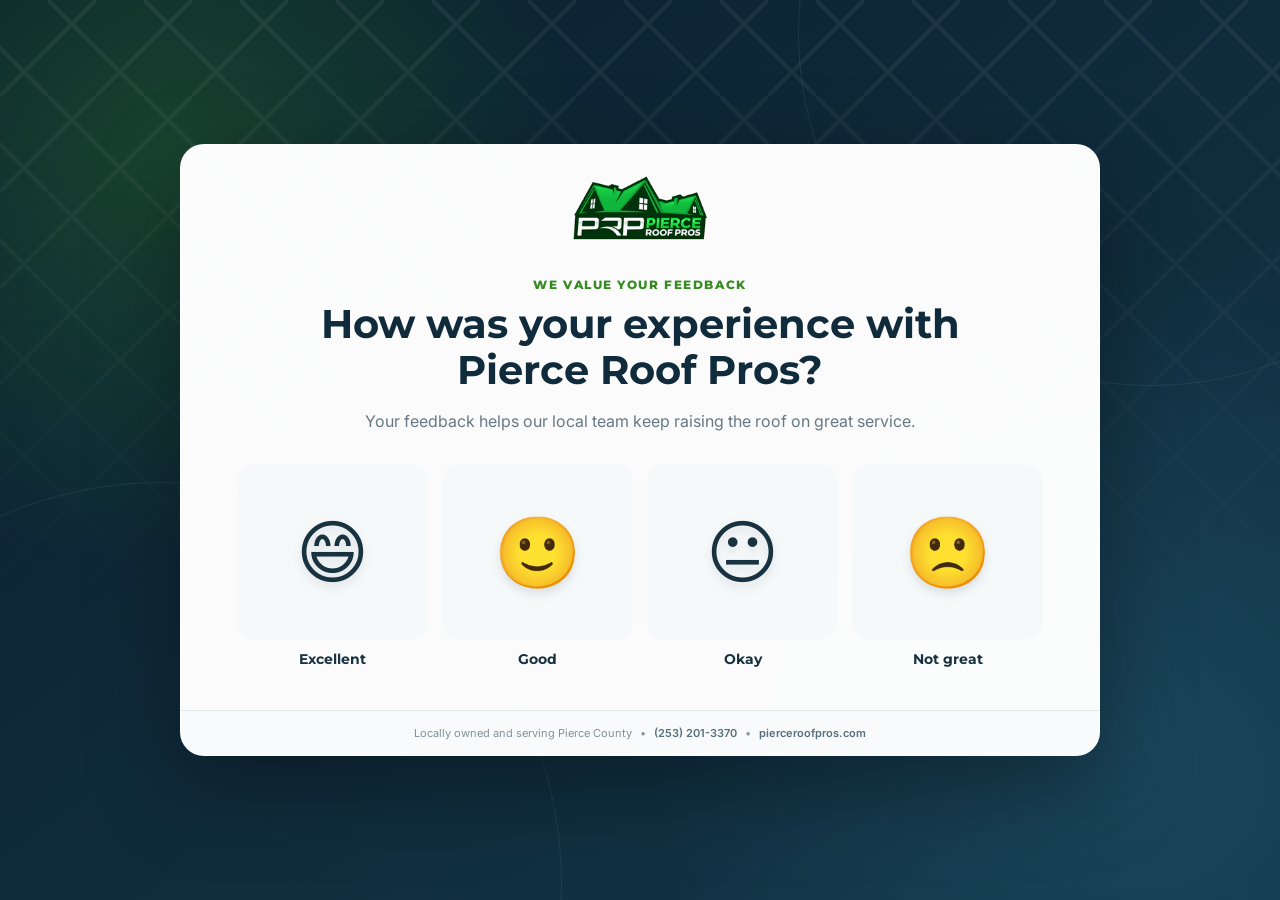
<file: pierce-reviews/index.html>
<!DOCTYPE html>
<html lang="en">
<head>
  <meta charset="UTF-8">
  <meta name="viewport" content="width=device-width, initial-scale=1.0">
  <meta name="theme-color" content="#102b3b">
  <meta name="description" content="Share feedback about your experience with Pierce Roof Pros.">
  <title>Share Your Experience | Pierce Roof Pros</title>

  <meta property="og:type" content="website">
  <meta property="og:site_name" content="Pierce Roof Pros">
  <meta property="og:url" content="https://reviews.pierceroofpros.com/">
  <meta property="og:title" content="How was your experience with Pierce Roof Pros?">
  <meta property="og:description" content="Tell us how we did — leave a quick review on Google or Facebook.">
  <meta property="og:image" content="https://reviews.pierceroofpros.com/og-image.png">
  <meta property="og:image:width" content="1200">
  <meta property="og:image:height" content="630">
  <meta property="og:image:alt" content="Rate your experience with Pierce Roof Pros">
  <meta name="twitter:card" content="summary_large_image">
  <meta name="twitter:title" content="How was your experience with Pierce Roof Pros?">
  <meta name="twitter:description" content="Tell us how we did — leave a quick review on Google or Facebook.">
  <meta name="twitter:image" content="https://reviews.pierceroofpros.com/og-image.png">

  <link rel="preconnect" href="https://fonts.googleapis.com">
  <link rel="preconnect" href="https://fonts.gstatic.com" crossorigin>
  <link href="https://fonts.googleapis.com/css2?family=Inter:wght@400;500;600;700&family=Montserrat:wght@700;800&display=swap" rel="stylesheet">
  <link rel="stylesheet" href="style.css">
</head>
<body>
  <div class="page">
    <div class="roof-lines" aria-hidden="true"></div>

    <main class="review-card">
      <header class="brand">
        <a href="https://pierceroofpros.com/" target="_blank" rel="noopener noreferrer" aria-label="Visit Pierce Roof Pros">
          <img src="logo.png" alt="Pierce Roof Pros">
        </a>
      </header>

      <section id="rating-step" class="step">
        <div class="eyebrow">We value your feedback</div>
        <h1>How was your experience with Pierce Roof Pros?</h1>
        <p class="intro">Your feedback helps our local team keep raising the roof on great service.</p>

        <div class="rating-grid" role="group" aria-label="Choose your experience rating">
          <button class="rating-option" type="button" data-rating="Excellent">
            <span class="emoji-wrap"><span class="emoji" aria-hidden="true">😄</span></span>
            <span class="rating-label">Excellent</span>
          </button>
          <button class="rating-option" type="button" data-rating="Good">
            <span class="emoji-wrap"><span class="emoji" aria-hidden="true">🙂</span></span>
            <span class="rating-label">Good</span>
          </button>
          <button class="rating-option" type="button" data-rating="Okay">
            <span class="emoji-wrap"><span class="emoji" aria-hidden="true">😐</span></span>
            <span class="rating-label">Okay</span>
          </button>
          <button class="rating-option" type="button" data-rating="Not great">
            <span class="emoji-wrap"><span class="emoji" aria-hidden="true">🙁</span></span>
            <span class="rating-label">Not great</span>
          </button>
        </div>
      </section>

      <section id="platform-step" class="step" hidden>
        <div class="eyebrow">One last step</div>
        <h2 class="platform-title">Where would you like to leave your review?</h2>
        <p class="intro">Pick the platform you prefer — it only takes a moment.</p>

        <div class="platform-grid">
          <a class="platform-option platform-google" href="https://g.page/r/CWu0jpNQLwqLEAE/review" target="_blank" rel="noopener noreferrer">
            <span class="platform-icon" aria-hidden="true">
              <svg viewBox="0 0 48 48"><path fill="#4285F4" d="M45.12 24.5c0-1.56-.14-3.06-.4-4.5H24v8.51h11.84c-.51 2.75-2.06 5.08-4.39 6.64v5.52h7.11c4.16-3.83 6.56-9.47 6.56-16.17z"/><path fill="#34A853" d="M24 46c5.94 0 10.92-1.97 14.56-5.33l-7.11-5.52c-1.97 1.32-4.49 2.1-7.45 2.1-5.73 0-10.58-3.87-12.31-9.07H4.34v5.7C7.96 41.07 15.4 46 24 46z"/><path fill="#FBBC05" d="M11.69 28.18C11.25 26.86 11 25.45 11 24s.25-2.86.69-4.18v-5.7H4.34C2.85 17.09 2 20.45 2 24s.85 6.91 2.34 9.88l7.35-5.7z"/><path fill="#EA4335" d="M24 10.75c3.23 0 6.13 1.11 8.41 3.29l6.31-6.31C34.91 4.18 29.93 2 24 2 15.4 2 7.96 6.93 4.34 14.12l7.35 5.7c1.73-5.2 6.58-9.07 12.31-9.07z"/></svg>
            </span>
            <span class="platform-text">
              <span class="platform-name">Review us on Google</span>
              <span class="platform-sub">Share your experience publicly</span>
            </span>
            <span class="platform-arrow" aria-hidden="true">
              <svg viewBox="0 0 24 24"><path d="M5 12h14m-5-5 5 5-5 5"/></svg>
            </span>
          </a>

          <a class="platform-option platform-facebook" href="https://www.facebook.com/profile.php?id=61572184984107&sk=reviews" target="_blank" rel="noopener noreferrer">
            <span class="platform-icon" aria-hidden="true">
              <svg viewBox="0 0 48 48"><path fill="#1877F2" d="M48 24C48 10.75 37.25 0 24 0S0 10.75 0 24c0 11.98 8.78 21.91 20.25 23.71V30.94h-6.09V24h6.09v-5.29c0-6.01 3.58-9.33 9.06-9.33 2.62 0 5.37.47 5.37.47v5.9h-3.03c-2.98 0-3.91 1.85-3.91 3.75V24h6.66l-1.06 6.94h-5.6v16.77C39.22 45.91 48 35.98 48 24z"/><path fill="#fff" d="M33.34 30.94 34.4 24h-6.66v-4.5c0-1.9.93-3.75 3.91-3.75h3.03v-5.9s-2.75-.47-5.37-.47c-5.48 0-9.06 3.32-9.06 9.33V24h-6.09v6.94h6.09v16.77a24.2 24.2 0 0 0 7.5 0V30.94h5.6z"/></svg>
            </span>
            <span class="platform-text">
              <span class="platform-name">Review us on Facebook</span>
              <span class="platform-sub">Leave a recommendation</span>
            </span>
            <span class="platform-arrow" aria-hidden="true">
              <svg viewBox="0 0 24 24"><path d="M5 12h14m-5-5 5 5-5 5"/></svg>
            </span>
          </a>
        </div>

        <button id="back-button" class="back-button" type="button">
          <svg aria-hidden="true" viewBox="0 0 24 24"><path d="M19 12H5m5 5-5-5 5-5"/></svg>
          Back
        </button>
      </section>

      <footer>
        <span>Locally owned and serving Pierce County</span>
        <span class="footer-separator" aria-hidden="true">•</span>
        <a href="tel:+12532013370">(253) 201-3370</a>
        <span class="footer-separator" aria-hidden="true">•</span>
        <a href="https://pierceroofpros.com/" target="_blank" rel="noopener noreferrer">pierceroofpros.com</a>
      </footer>
    </main>
  </div>

  <script src="script.js"></script>
</body>
</html>
</file>
<file: breakthrough-reviews/style.css>
:root {
  --navy: #191c1e;
  --navy-deep: #0c0e0f;
  --navy-light: #2a2f33;
  --green: #fcb827;
  --green-dark: #c8860c;
  --green-soft: #fff6e4;
  --lime: #fcb827;
  --mint: #f2a934;
  --ink: #1c2124;
  --muted: #6d757a;
  --line: #e4e6e8;
  --panel: #f6f7f8;
  --white: #ffffff;
}

* {
  box-sizing: border-box;
}

html {
  min-height: 100%;
}

body {
  min-width: 320px;
  min-height: 100vh;
  margin: 0;
  color: var(--ink);
  background: var(--navy-deep) url("background.jpg") center / cover no-repeat;
  font-family: "Inter", system-ui, -apple-system, BlinkMacSystemFont, "Segoe UI", sans-serif;
  -webkit-font-smoothing: antialiased;
}

button,
input,
textarea {
  font: inherit;
}

button,
a {
  -webkit-tap-highlight-color: transparent;
}

.page {
  position: relative;
  display: grid;
  min-height: 100vh;
  place-items: center;
  overflow: hidden;
  padding: 48px 24px;
  background: linear-gradient(160deg, rgba(12, 14, 15, 0.88), rgba(20, 23, 25, 0.8) 55%, rgba(12, 14, 15, 0.92));
}

.page::before,
.page::after {
  position: absolute;
  border: 1px solid rgba(255, 255, 255, 0.07);
  border-radius: 50%;
  content: "";
}

.page::before {
  top: -20rem;
  right: -14rem;
  width: 44rem;
  height: 44rem;
}

.page::after {
  bottom: -24rem;
  left: -15rem;
  width: 50rem;
  height: 50rem;
}

.roof-lines {
  position: absolute;
  inset: 0;
  opacity: 0.06;
  background-image:
    linear-gradient(135deg, transparent 48%, #fff 49%, #fff 51%, transparent 52%),
    linear-gradient(45deg, transparent 48%, #fff 49%, #fff 51%, transparent 52%);
  background-position: 0 0, 48px 0;
  background-size: 96px 96px;
  mask-image: linear-gradient(to bottom, #000, transparent 70%);
}

.review-card {
  position: relative;
  z-index: 1;
  width: min(920px, 100%);
  overflow: hidden;
  border: 1px solid rgba(255, 255, 255, 0.72);
  border-radius: 24px;
  background: var(--white);
  box-shadow: 0 30px 90px rgba(0, 0, 0, 0.45);
}

.brand {
  display: flex;
  justify-content: center;
  padding: 22px 36px;
  background: linear-gradient(135deg, var(--navy-deep), var(--navy));
}

.brand a {
  display: inline-flex;
}

.brand img {
  width: auto;
  height: 104px;
  object-fit: contain;
}

.step {
  padding: 34px 56px 42px;
  animation: step-in 260ms ease both;
}

.step[hidden] {
  display: none;
}

.eyebrow {
  margin-bottom: 9px;
  color: var(--green-dark);
  font-family: "Montserrat", sans-serif;
  font-size: 12px;
  font-weight: 800;
  letter-spacing: 0.13em;
  text-transform: uppercase;
}

h1,
h2,
h3 {
  margin: 0;
  color: var(--navy);
  font-family: "Montserrat", sans-serif;
}

h1 {
  max-width: 670px;
  margin-inline: auto;
  font-size: clamp(27px, 4vw, 40px);
  line-height: 1.16;
  text-align: center;
}

#rating-step > .eyebrow {
  text-align: center;
}

.intro {
  max-width: 590px;
  margin: 14px auto 31px;
  color: var(--muted);
  font-size: 16px;
  line-height: 1.65;
  text-align: center;
}

.rating-grid {
  display: grid;
  grid-template-columns: repeat(4, 1fr);
  gap: 14px;
}

.rating-option {
  display: flex;
  min-width: 0;
  cursor: pointer;
  flex-direction: column;
  align-items: center;
  padding: 0;
  border: 0;
  color: var(--ink);
  background: none;
}

.emoji-wrap {
  display: grid;
  width: 100%;
  aspect-ratio: 1.1;
  place-items: center;
  border: 2px solid transparent;
  border-radius: 16px;
  background: var(--panel);
  transition: border-color 160ms ease, background 160ms ease, box-shadow 160ms ease, transform 160ms ease;
}

.emoji {
  display: block;
  font-size: clamp(48px, 7vw, 70px);
  filter: drop-shadow(0 5px 5px rgba(16, 43, 59, 0.12));
  line-height: 1;
  transition: transform 160ms ease;
}

.rating-label {
  margin-top: 11px;
  font-family: "Montserrat", sans-serif;
  font-size: 14px;
  font-weight: 700;
}

.rating-option:hover .emoji-wrap,
.rating-option:focus-visible .emoji-wrap {
  border-color: var(--green);
  background: var(--green-soft);
  box-shadow: 0 9px 24px rgba(200, 134, 12, 0.15);
  transform: translateY(-3px);
}

.rating-option:hover .emoji,
.rating-option:focus-visible .emoji {
  transform: scale(1.07);
}

.rating-option:focus-visible {
  outline: none;
}

.rating-option.is-selected .emoji-wrap {
  border-color: var(--green);
  background: var(--green-soft);
  box-shadow: 0 9px 24px rgba(200, 134, 12, 0.15);
  transform: translateY(-3px);
}

.rating-option:disabled {
  cursor: wait;
}

.privacy-note {
  display: flex;
  justify-content: center;
  align-items: center;
  gap: 7px;
  margin: 27px 0 0;
  color: #868d92;
  font-size: 12px;
  text-align: center;
}

.privacy-note svg {
  width: 14px;
  height: 14px;
  fill: none;
  stroke: currentColor;
  stroke-linecap: round;
  stroke-linejoin: round;
  stroke-width: 2;
}

.redirect-status {
  min-height: 17px;
  margin: 9px 0 0;
  color: var(--green-dark);
  font-size: 12px;
  font-weight: 700;
  line-height: 1.45;
  text-align: center;
}

footer {
  display: flex;
  flex-wrap: wrap;
  justify-content: center;
  align-items: center;
  gap: 6px 8px;
  padding: 15px 30px;
  border-top: 1px solid var(--line);
  color: #8a9095;
  background: #f8f9fa;
  font-size: 11px;
  text-align: center;
}

footer a {
  color: #5c6469;
  font-weight: 600;
  text-decoration: none;
}

footer a:hover {
  color: var(--green-dark);
}

@keyframes step-in {
  from {
    opacity: 0;
    transform: translateY(6px);
  }
  to {
    opacity: 1;
    transform: translateY(0);
  }
}

@media (max-width: 760px) {
  .page {
    align-items: start;
    padding: 20px 14px;
  }

  .review-card {
    border-radius: 19px;
  }

  .brand {
    padding: 20px 24px;
  }

  .brand img {
    height: 80px;
  }

  .step {
    padding: 26px 24px 32px;
  }

  .rating-grid {
    grid-template-columns: repeat(2, 1fr);
    gap: 15px 12px;
  }

  .emoji-wrap {
    aspect-ratio: 1.45;
  }

}

@media (max-width: 470px) {
  .intro {
    margin-bottom: 23px;
    font-size: 14px;
  }

  .emoji {
    font-size: 48px;
  }

  .rating-label {
    margin-top: 8px;
    font-size: 13px;
  }

  .privacy-note {
    align-items: flex-start;
    margin-top: 23px;
    line-height: 1.45;
  }

  .privacy-note svg {
    flex: none;
    margin-top: 1px;
  }

  footer {
    flex-direction: column;
    gap: 5px;
    padding: 14px 18px 16px;
    line-height: 1.5;
  }

  footer .footer-separator {
    display: none;
  }

  footer a {
    font-size: 13px;
  }
}

@media (prefers-reduced-motion: reduce) {
  *,
  *::before,
  *::after {
    scroll-behavior: auto !important;
    animation-duration: 0.01ms !important;
    animation-iteration-count: 1 !important;
    transition-duration: 0.01ms !important;
  }
}

.platform-title {
  max-width: 620px;
  margin-inline: auto;
  font-size: clamp(24px, 3.4vw, 34px);
  line-height: 1.18;
  text-align: center;
}

#platform-step > .eyebrow {
  text-align: center;
}

.platform-grid {
  display: grid;
  gap: 14px;
  max-width: 560px;
  margin: 0 auto;
}

.platform-option {
  display: flex;
  align-items: center;
  gap: 16px;
  padding: 18px 20px;
  border: 2px solid var(--line);
  border-radius: 16px;
  background: var(--panel);
  color: var(--ink);
  text-decoration: none;
  transition: border-color 160ms ease, background 160ms ease, box-shadow 160ms ease, transform 160ms ease;
}

.platform-option:hover,
.platform-option:focus-visible {
  border-color: var(--green);
  background: var(--green-soft);
  box-shadow: 0 12px 28px rgba(200, 134, 12, 0.16);
  transform: translateY(-3px);
  outline: none;
}

.platform-icon {
  display: grid;
  flex: none;
  place-items: center;
  width: 46px;
  height: 46px;
}

.platform-icon svg {
  width: 40px;
  height: 40px;
}

.platform-text {
  display: flex;
  flex: 1 1 auto;
  min-width: 0;
  flex-direction: column;
  gap: 2px;
  text-align: left;
}

.platform-name {
  font-family: "Montserrat", sans-serif;
  font-size: 17px;
  font-weight: 700;
  color: var(--navy);
}

.platform-sub {
  font-size: 13px;
  color: var(--muted);
}

.platform-arrow {
  display: grid;
  flex: none;
  place-items: center;
  color: var(--green-dark);
}

.platform-arrow svg {
  width: 20px;
  height: 20px;
  fill: none;
  stroke: currentColor;
  stroke-linecap: round;
  stroke-linejoin: round;
  stroke-width: 2;
}

.back-button {
  display: inline-flex;
  align-items: center;
  gap: 6px;
  margin: 22px auto 0;
  padding: 8px 4px;
  border: 0;
  background: none;
  color: var(--muted);
  font-family: "Montserrat", sans-serif;
  font-size: 13px;
  font-weight: 700;
  cursor: pointer;
}

.back-button:hover {
  color: var(--green-dark);
}

.back-button svg {
  width: 16px;
  height: 16px;
  fill: none;
  stroke: currentColor;
  stroke-linecap: round;
  stroke-linejoin: round;
  stroke-width: 2;
}

#platform-step:not([hidden]) {
  display: flex;
  flex-direction: column;
}

#platform-step .intro {
  margin-bottom: 26px;
}

@media (max-width: 470px) {
  .platform-option {
    gap: 12px;
    padding: 15px 16px;
  }

  .platform-icon {
    width: 38px;
    height: 38px;
  }

  .platform-icon svg {
    width: 34px;
    height: 34px;
  }

  .platform-name {
    font-size: 15px;
  }

  .platform-sub {
    font-size: 12px;
  }
}
</file>
<file: groves-reviews/style.css>
:root {
  --navy: #0a3b40;
  --navy-deep: #042227;
  --navy-light: #12525a;
  --green: #39a249;
  --green-dark: #2c8b3c;
  --green-soft: #eef8ea;
  --lime: #b7ed3f;
  --mint: #9ed3cf;
  --ink: #123138;
  --muted: #62787d;
  --line: #dde8e7;
  --panel: #f5faf9;
  --white: #ffffff;
}

* {
  box-sizing: border-box;
}

html {
  min-height: 100%;
}

body {
  min-width: 320px;
  min-height: 100vh;
  margin: 0;
  color: var(--ink);
  background: var(--navy-deep);
  font-family: "Inter", system-ui, -apple-system, BlinkMacSystemFont, "Segoe UI", sans-serif;
  -webkit-font-smoothing: antialiased;
}

button,
input,
textarea {
  font: inherit;
}

button,
a {
  -webkit-tap-highlight-color: transparent;
}

.page {
  position: relative;
  display: grid;
  min-height: 100vh;
  place-items: center;
  overflow: hidden;
  padding: 48px 24px;
  background:
    radial-gradient(circle at 13% 17%, rgba(183, 237, 63, 0.2), transparent 26rem),
    radial-gradient(circle at 88% 82%, rgba(158, 211, 207, 0.22), transparent 30rem),
    linear-gradient(145deg, var(--navy-deep), var(--navy) 50%, #0f4a50);
}

.page::before,
.page::after {
  position: absolute;
  border: 1px solid rgba(255, 255, 255, 0.07);
  border-radius: 50%;
  content: "";
}

.page::before {
  top: -20rem;
  right: -14rem;
  width: 44rem;
  height: 44rem;
}

.page::after {
  bottom: -24rem;
  left: -15rem;
  width: 50rem;
  height: 50rem;
}

.roof-lines {
  position: absolute;
  inset: 0;
  opacity: 0.06;
  background-image:
    linear-gradient(135deg, transparent 48%, #fff 49%, #fff 51%, transparent 52%),
    linear-gradient(45deg, transparent 48%, #fff 49%, #fff 51%, transparent 52%);
  background-position: 0 0, 48px 0;
  background-size: 96px 96px;
  mask-image: linear-gradient(to bottom, #000, transparent 70%);
}

.review-card {
  position: relative;
  z-index: 1;
  width: min(920px, 100%);
  overflow: hidden;
  border: 1px solid rgba(255, 255, 255, 0.72);
  border-radius: 24px;
  background: rgba(255, 255, 255, 0.985);
  box-shadow: 0 30px 90px rgba(0, 0, 0, 0.35);
}

.brand {
  display: flex;
  justify-content: center;
  padding: 26px 36px;
  background: linear-gradient(135deg, var(--navy-deep), var(--navy));
}

.brand a {
  display: inline-flex;
}

.brand img {
  width: auto;
  height: 74px;
  object-fit: contain;
}

.step {
  padding: 34px 56px 42px;
  animation: step-in 260ms ease both;
}

.step[hidden] {
  display: none;
}

.eyebrow {
  margin-bottom: 9px;
  color: var(--green-dark);
  font-family: "Montserrat", sans-serif;
  font-size: 12px;
  font-weight: 800;
  letter-spacing: 0.13em;
  text-transform: uppercase;
}

h1,
h2,
h3 {
  margin: 0;
  color: var(--navy);
  font-family: "Montserrat", sans-serif;
}

h1 {
  max-width: 670px;
  margin-inline: auto;
  font-size: clamp(27px, 4vw, 40px);
  line-height: 1.16;
  text-align: center;
}

#rating-step > .eyebrow {
  text-align: center;
}

.intro {
  max-width: 590px;
  margin: 14px auto 31px;
  color: var(--muted);
  font-size: 16px;
  line-height: 1.65;
  text-align: center;
}

.rating-grid {
  display: grid;
  grid-template-columns: repeat(4, 1fr);
  gap: 14px;
}

.rating-option {
  display: flex;
  min-width: 0;
  cursor: pointer;
  flex-direction: column;
  align-items: center;
  padding: 0;
  border: 0;
  color: var(--ink);
  background: none;
}

.emoji-wrap {
  display: grid;
  width: 100%;
  aspect-ratio: 1.1;
  place-items: center;
  border: 2px solid transparent;
  border-radius: 16px;
  background: var(--panel);
  transition: border-color 160ms ease, background 160ms ease, box-shadow 160ms ease, transform 160ms ease;
}

.emoji {
  display: block;
  font-size: clamp(48px, 7vw, 70px);
  filter: drop-shadow(0 5px 5px rgba(16, 43, 59, 0.12));
  line-height: 1;
  transition: transform 160ms ease;
}

.rating-label {
  margin-top: 11px;
  font-family: "Montserrat", sans-serif;
  font-size: 14px;
  font-weight: 700;
}

.rating-option:hover .emoji-wrap,
.rating-option:focus-visible .emoji-wrap {
  border-color: var(--green);
  background: var(--green-soft);
  box-shadow: 0 9px 24px rgba(45, 107, 30, 0.13);
  transform: translateY(-3px);
}

.rating-option:hover .emoji,
.rating-option:focus-visible .emoji {
  transform: scale(1.07);
}

.rating-option:focus-visible {
  outline: none;
}

.rating-option.is-selected .emoji-wrap {
  border-color: var(--green);
  background: var(--green-soft);
  box-shadow: 0 9px 24px rgba(45, 107, 30, 0.13);
  transform: translateY(-3px);
}

.rating-option:disabled {
  cursor: wait;
}

.privacy-note {
  display: flex;
  justify-content: center;
  align-items: center;
  gap: 7px;
  margin: 27px 0 0;
  color: #7b8b93;
  font-size: 12px;
  text-align: center;
}

.privacy-note svg {
  width: 14px;
  height: 14px;
  fill: none;
  stroke: currentColor;
  stroke-linecap: round;
  stroke-linejoin: round;
  stroke-width: 2;
}

.redirect-status {
  min-height: 17px;
  margin: 9px 0 0;
  color: var(--green-dark);
  font-size: 12px;
  font-weight: 700;
  line-height: 1.45;
  text-align: center;
}

footer {
  display: flex;
  justify-content: center;
  align-items: center;
  gap: 8px;
  padding: 15px 30px;
  border-top: 1px solid var(--line);
  color: #829199;
  background: #f8fafb;
  font-size: 11px;
  text-align: center;
}

footer a {
  color: #56707d;
  font-weight: 600;
  text-decoration: none;
}

footer a:hover {
  color: var(--green-dark);
}

@keyframes step-in {
  from {
    opacity: 0;
    transform: translateY(6px);
  }
  to {
    opacity: 1;
    transform: translateY(0);
  }
}

@media (max-width: 760px) {
  .page {
    align-items: start;
    padding: 20px 14px;
  }

  .review-card {
    border-radius: 19px;
  }

  .brand {
    padding: 20px 24px;
  }

  .brand img {
    height: 56px;
  }

  .step {
    padding: 26px 24px 32px;
  }

  .rating-grid {
    grid-template-columns: repeat(2, 1fr);
    gap: 15px 12px;
  }

  .emoji-wrap {
    aspect-ratio: 1.45;
  }

}

@media (max-width: 470px) {
  .intro {
    margin-bottom: 23px;
    font-size: 14px;
  }

  .emoji {
    font-size: 48px;
  }

  .rating-label {
    margin-top: 8px;
    font-size: 13px;
  }

  .privacy-note {
    align-items: flex-start;
    margin-top: 23px;
    line-height: 1.45;
  }

  .privacy-note svg {
    flex: none;
    margin-top: 1px;
  }

  footer {
    flex-wrap: wrap;
    padding-inline: 18px;
  }

  footer > span:first-child {
    width: 100%;
  }

  footer > .footer-separator:first-of-type {
    display: none;
  }
}

@media (prefers-reduced-motion: reduce) {
  *,
  *::before,
  *::after {
    scroll-behavior: auto !important;
    animation-duration: 0.01ms !important;
    animation-iteration-count: 1 !important;
    transition-duration: 0.01ms !important;
  }
}

.platform-title {
  max-width: 620px;
  margin-inline: auto;
  font-size: clamp(24px, 3.4vw, 34px);
  line-height: 1.18;
  text-align: center;
}

#platform-step > .eyebrow {
  text-align: center;
}

.platform-grid {
  display: grid;
  gap: 14px;
  max-width: 560px;
  margin: 0 auto;
}

.platform-option {
  display: flex;
  align-items: center;
  gap: 16px;
  padding: 18px 20px;
  border: 2px solid var(--line);
  border-radius: 16px;
  background: var(--panel);
  color: var(--ink);
  text-decoration: none;
  transition: border-color 160ms ease, background 160ms ease, box-shadow 160ms ease, transform 160ms ease;
}

.platform-option:hover,
.platform-option:focus-visible {
  border-color: var(--green);
  background: var(--green-soft);
  box-shadow: 0 12px 28px rgba(45, 107, 30, 0.14);
  transform: translateY(-3px);
  outline: none;
}

.platform-icon {
  display: grid;
  flex: none;
  place-items: center;
  width: 46px;
  height: 46px;
}

.platform-icon svg {
  width: 40px;
  height: 40px;
}

.platform-text {
  display: flex;
  flex: 1 1 auto;
  min-width: 0;
  flex-direction: column;
  gap: 2px;
  text-align: left;
}

.platform-name {
  font-family: "Montserrat", sans-serif;
  font-size: 17px;
  font-weight: 700;
  color: var(--navy);
}

.platform-sub {
  font-size: 13px;
  color: var(--muted);
}

.platform-arrow {
  display: grid;
  flex: none;
  place-items: center;
  color: var(--green-dark);
}

.platform-arrow svg {
  width: 20px;
  height: 20px;
  fill: none;
  stroke: currentColor;
  stroke-linecap: round;
  stroke-linejoin: round;
  stroke-width: 2;
}

.back-button {
  display: inline-flex;
  align-items: center;
  gap: 6px;
  margin: 22px auto 0;
  padding: 8px 4px;
  border: 0;
  background: none;
  color: var(--muted);
  font-family: "Montserrat", sans-serif;
  font-size: 13px;
  font-weight: 700;
  cursor: pointer;
}

.back-button:hover {
  color: var(--green-dark);
}

.back-button svg {
  width: 16px;
  height: 16px;
  fill: none;
  stroke: currentColor;
  stroke-linecap: round;
  stroke-linejoin: round;
  stroke-width: 2;
}

#platform-step:not([hidden]) {
  display: flex;
  flex-direction: column;
}

#platform-step .intro {
  margin-bottom: 26px;
}

@media (max-width: 470px) {
  .platform-option {
    gap: 12px;
    padding: 15px 16px;
  }

  .platform-icon {
    width: 38px;
    height: 38px;
  }

  .platform-icon svg {
    width: 34px;
    height: 34px;
  }

  .platform-name {
    font-size: 15px;
  }

  .platform-sub {
    font-size: 12px;
  }
}
</file>
<file: joyce-reviews/style.css>
:root {
  --navy: #102b3b;
  --navy-deep: #091e2c;
  --navy-light: #1d4052;
  --green: #3ab54a;
  --green-dark: #2c9a3b;
  --green-soft: #ecf8ee;
  --gold: #f7b32b;
  --ink: #183240;
  --muted: #667984;
  --line: #dfe7e9;
  --panel: #f6f9fa;
  --white: #ffffff;
}

* {
  box-sizing: border-box;
}

html {
  min-height: 100%;
}

body {
  min-width: 320px;
  min-height: 100vh;
  margin: 0;
  color: var(--ink);
  background: var(--navy-deep);
  font-family: "Inter", system-ui, -apple-system, BlinkMacSystemFont, "Segoe UI", sans-serif;
  -webkit-font-smoothing: antialiased;
}

button,
input,
textarea {
  font: inherit;
}

button,
a {
  -webkit-tap-highlight-color: transparent;
}

.page {
  position: relative;
  display: grid;
  min-height: 100vh;
  place-items: center;
  overflow: hidden;
  padding: 48px 24px;
  background:
    radial-gradient(circle at 13% 17%, rgba(58, 181, 74, 0.24), transparent 26rem),
    radial-gradient(circle at 88% 82%, rgba(54, 127, 157, 0.23), transparent 30rem),
    linear-gradient(145deg, var(--navy-deep), var(--navy) 50%, #12374a);
}

.page::before,
.page::after {
  position: absolute;
  border: 1px solid rgba(255, 255, 255, 0.07);
  border-radius: 50%;
  content: "";
}

.page::before {
  top: -20rem;
  right: -14rem;
  width: 44rem;
  height: 44rem;
}

.page::after {
  bottom: -24rem;
  left: -15rem;
  width: 50rem;
  height: 50rem;
}

.roof-lines {
  position: absolute;
  inset: 0;
  opacity: 0.06;
  background-image:
    linear-gradient(135deg, transparent 48%, #fff 49%, #fff 51%, transparent 52%),
    linear-gradient(45deg, transparent 48%, #fff 49%, #fff 51%, transparent 52%);
  background-position: 0 0, 48px 0;
  background-size: 96px 96px;
  mask-image: linear-gradient(to bottom, #000, transparent 70%);
}

.review-card {
  position: relative;
  z-index: 1;
  width: min(920px, 100%);
  overflow: hidden;
  border: 1px solid rgba(255, 255, 255, 0.72);
  border-radius: 24px;
  background: rgba(255, 255, 255, 0.985);
  box-shadow: 0 30px 90px rgba(0, 0, 0, 0.35);
}

.brand {
  display: flex;
  justify-content: center;
  padding: 30px 36px 18px;
}

.brand a {
  display: inline-flex;
}

.brand img {
  width: auto;
  height: 96px;
  border-radius: 12px;
  object-fit: contain;
}

.step {
  padding: 18px 56px 42px;
  animation: step-in 260ms ease both;
}

.step[hidden] {
  display: none;
}

.eyebrow {
  margin-bottom: 9px;
  color: var(--green-dark);
  font-family: "Montserrat", sans-serif;
  font-size: 12px;
  font-weight: 800;
  letter-spacing: 0.13em;
  text-transform: uppercase;
}

h1,
h2,
h3 {
  margin: 0;
  color: var(--navy);
  font-family: "Montserrat", sans-serif;
}

h1 {
  max-width: 670px;
  margin-inline: auto;
  font-size: clamp(27px, 4vw, 40px);
  line-height: 1.16;
  text-align: center;
}

#rating-step > .eyebrow {
  text-align: center;
}

.intro {
  max-width: 590px;
  margin: 14px auto 31px;
  color: var(--muted);
  font-size: 16px;
  line-height: 1.65;
  text-align: center;
}

.rating-grid {
  display: grid;
  grid-template-columns: repeat(4, 1fr);
  gap: 14px;
}

.rating-option {
  display: flex;
  min-width: 0;
  cursor: pointer;
  flex-direction: column;
  align-items: center;
  padding: 0;
  border: 0;
  color: var(--ink);
  background: none;
}

.emoji-wrap {
  display: grid;
  width: 100%;
  aspect-ratio: 1.1;
  place-items: center;
  border: 2px solid transparent;
  border-radius: 16px;
  background: var(--panel);
  transition: border-color 160ms ease, background 160ms ease, box-shadow 160ms ease, transform 160ms ease;
}

.emoji {
  display: block;
  font-size: clamp(48px, 7vw, 70px);
  filter: drop-shadow(0 5px 5px rgba(16, 43, 59, 0.12));
  line-height: 1;
  transition: transform 160ms ease;
}

.rating-label {
  margin-top: 11px;
  font-family: "Montserrat", sans-serif;
  font-size: 14px;
  font-weight: 700;
}

.rating-option:hover .emoji-wrap,
.rating-option:focus-visible .emoji-wrap {
  border-color: var(--green);
  background: var(--green-soft);
  box-shadow: 0 9px 24px rgba(45, 107, 30, 0.13);
  transform: translateY(-3px);
}

.rating-option:hover .emoji,
.rating-option:focus-visible .emoji {
  transform: scale(1.07);
}

.rating-option:focus-visible {
  outline: none;
}

.rating-option.is-selected .emoji-wrap {
  border-color: var(--green);
  background: var(--green-soft);
  box-shadow: 0 9px 24px rgba(45, 107, 30, 0.13);
  transform: translateY(-3px);
}

.rating-option:disabled {
  cursor: wait;
}

.privacy-note {
  display: flex;
  justify-content: center;
  align-items: center;
  gap: 7px;
  margin: 27px 0 0;
  color: #7b8b93;
  font-size: 12px;
  text-align: center;
}

.privacy-note svg {
  width: 14px;
  height: 14px;
  fill: none;
  stroke: currentColor;
  stroke-linecap: round;
  stroke-linejoin: round;
  stroke-width: 2;
}

.redirect-status {
  min-height: 17px;
  margin: 9px 0 0;
  color: var(--green-dark);
  font-size: 12px;
  font-weight: 700;
  line-height: 1.45;
  text-align: center;
}

footer {
  display: flex;
  justify-content: center;
  align-items: center;
  gap: 8px;
  padding: 15px 30px;
  border-top: 1px solid var(--line);
  color: #829199;
  background: #f8fafb;
  font-size: 11px;
  text-align: center;
}

footer a {
  color: #56707d;
  font-weight: 600;
  text-decoration: none;
}

footer a:hover {
  color: var(--green-dark);
}

@keyframes step-in {
  from {
    opacity: 0;
    transform: translateY(6px);
  }
  to {
    opacity: 1;
    transform: translateY(0);
  }
}

@media (max-width: 760px) {
  .page {
    align-items: start;
    padding: 20px 14px;
  }

  .review-card {
    border-radius: 19px;
  }

  .brand {
    padding: 24px 24px 13px;
  }

  .brand img {
    height: 78px;
  }

  .step {
    padding: 16px 24px 32px;
  }

  .rating-grid {
    grid-template-columns: repeat(2, 1fr);
    gap: 15px 12px;
  }

  .emoji-wrap {
    aspect-ratio: 1.45;
  }

}

@media (max-width: 470px) {
  .intro {
    margin-bottom: 23px;
    font-size: 14px;
  }

  .emoji {
    font-size: 48px;
  }

  .rating-label {
    margin-top: 8px;
    font-size: 13px;
  }

  .privacy-note {
    align-items: flex-start;
    margin-top: 23px;
    line-height: 1.45;
  }

  .privacy-note svg {
    flex: none;
    margin-top: 1px;
  }

  footer {
    flex-wrap: wrap;
    padding-inline: 18px;
  }

  footer > span:first-child {
    width: 100%;
  }

  footer > .footer-separator:first-of-type {
    display: none;
  }
}

@media (prefers-reduced-motion: reduce) {
  *,
  *::before,
  *::after {
    scroll-behavior: auto !important;
    animation-duration: 0.01ms !important;
    animation-iteration-count: 1 !important;
    transition-duration: 0.01ms !important;
  }
}

.platform-title {
  max-width: 620px;
  margin-inline: auto;
  font-size: clamp(24px, 3.4vw, 34px);
  line-height: 1.18;
  text-align: center;
}

#platform-step > .eyebrow {
  text-align: center;
}

.platform-grid {
  display: grid;
  gap: 14px;
  max-width: 560px;
  margin: 0 auto;
}

.platform-option {
  display: flex;
  align-items: center;
  gap: 16px;
  padding: 18px 20px;
  border: 2px solid var(--line);
  border-radius: 16px;
  background: var(--panel);
  color: var(--ink);
  text-decoration: none;
  transition: border-color 160ms ease, background 160ms ease, box-shadow 160ms ease, transform 160ms ease;
}

.platform-option:hover,
.platform-option:focus-visible {
  border-color: var(--green);
  background: var(--green-soft);
  box-shadow: 0 12px 28px rgba(45, 107, 30, 0.14);
  transform: translateY(-3px);
  outline: none;
}

.platform-icon {
  display: grid;
  flex: none;
  place-items: center;
  width: 46px;
  height: 46px;
}

.platform-icon svg {
  width: 40px;
  height: 40px;
}

.platform-text {
  display: flex;
  flex: 1 1 auto;
  min-width: 0;
  flex-direction: column;
  gap: 2px;
  text-align: left;
}

.platform-name {
  font-family: "Montserrat", sans-serif;
  font-size: 17px;
  font-weight: 700;
  color: var(--navy);
}

.platform-sub {
  font-size: 13px;
  color: var(--muted);
}

.platform-arrow {
  display: grid;
  flex: none;
  place-items: center;
  color: var(--green-dark);
}

.platform-arrow svg {
  width: 20px;
  height: 20px;
  fill: none;
  stroke: currentColor;
  stroke-linecap: round;
  stroke-linejoin: round;
  stroke-width: 2;
}

.back-button {
  display: inline-flex;
  align-items: center;
  gap: 6px;
  margin: 22px auto 0;
  padding: 8px 4px;
  border: 0;
  background: none;
  color: var(--muted);
  font-family: "Montserrat", sans-serif;
  font-size: 13px;
  font-weight: 700;
  cursor: pointer;
}

.back-button:hover {
  color: var(--green-dark);
}

.back-button svg {
  width: 16px;
  height: 16px;
  fill: none;
  stroke: currentColor;
  stroke-linecap: round;
  stroke-linejoin: round;
  stroke-width: 2;
}

#platform-step:not([hidden]) {
  display: flex;
  flex-direction: column;
}

#platform-step .intro {
  margin-bottom: 26px;
}

@media (max-width: 470px) {
  .platform-option {
    gap: 12px;
    padding: 15px 16px;
  }

  .platform-icon {
    width: 38px;
    height: 38px;
  }

  .platform-icon svg {
    width: 34px;
    height: 34px;
  }

  .platform-name {
    font-size: 15px;
  }

  .platform-sub {
    font-size: 12px;
  }
}
</file>
<file: kitsap-giveaway/style.css>
:root {
  --navy: #102b3b;
  --navy-deep: #091e2c;
  --navy-light: #1d4052;
  --green: #43b02a;
  --green-dark: #348c20;
  --green-soft: #eef8eb;
  --gold: #f7b32b;
  --ink: #183240;
  --muted: #667984;
  --line: #dfe7e9;
  --panel: #f6f9fa;
  --white: #ffffff;
}

* {
  box-sizing: border-box;
}

html {
  min-height: 100%;
}

body {
  min-width: 320px;
  min-height: 100vh;
  margin: 0;
  color: var(--ink);
  background: var(--navy-deep) url("background.jpg") center center / cover no-repeat fixed;
  font-family: "Inter", system-ui, -apple-system, BlinkMacSystemFont, "Segoe UI", sans-serif;
  -webkit-font-smoothing: antialiased;
}

/* After a successful entry, swap to the finished-roof photo. */
body.entered {
  background-image: url("success-bg.jpg");
}

button,
input,
textarea {
  font: inherit;
}

button,
a {
  -webkit-tap-highlight-color: transparent;
}

.page {
  position: relative;
  display: grid;
  min-height: 100vh;
  place-items: center;
  overflow: hidden;
  padding: 48px 24px;
  background:
    radial-gradient(circle at 15% 12%, rgba(67, 176, 42, 0.28), transparent 30rem),
    linear-gradient(150deg, rgba(52, 140, 32, 0.5), rgba(16, 43, 59, 0.48) 52%, rgba(9, 30, 44, 0.62));
}

.page::before,
.page::after {
  position: absolute;
  border: 1px solid rgba(255, 255, 255, 0.07);
  border-radius: 50%;
  content: "";
}

.page::before {
  top: -20rem;
  right: -14rem;
  width: 44rem;
  height: 44rem;
}

.page::after {
  bottom: -24rem;
  left: -15rem;
  width: 50rem;
  height: 50rem;
}

.giveaway-card {
  position: relative;
  z-index: 1;
  width: min(1040px, 100%);
  overflow: hidden;
  border-radius: 26px;
  background: rgba(255, 255, 255, 0.985);
  box-shadow: 0 40px 110px rgba(0, 0, 0, 0.45);
}

.brand {
  display: flex;
  align-items: center;
  gap: 14px;
}

.brand a {
  display: inline-flex;
}

.brand > a img {
  width: auto;
  height: 58px;
  object-fit: contain;
}

.brand-x {
  color: rgba(255, 255, 255, 0.6);
  font-size: 22px;
  font-weight: 300;
  line-height: 1;
}

.fair-badge {
  display: inline-flex;
}

.fair-badge img {
  display: block;
  width: auto;
  height: 74px;
  object-fit: contain;
  filter: drop-shadow(0 2px 8px rgba(0, 0, 0, 0.45));
}

.step {
  animation: step-in 260ms ease both;
}

.step[hidden] {
  display: none;
}

/* ---- Entry: two-panel layout ---- */
#entry-step:not([hidden]) {
  display: grid;
  grid-template-columns: 1.05fr 1fr;
  align-items: stretch;
}

.hero-panel {
  position: relative;
  display: flex;
  flex-direction: column;
  padding: 40px 42px;
  color: #fff;
  background:
    linear-gradient(155deg, rgba(30, 92, 16, 0.84), rgba(11, 32, 44, 0.86) 55%, rgba(6, 20, 30, 0.92)),
    url("background.jpg") center center / cover no-repeat;
}

.hero-panel .brand {
  margin-bottom: 26px;
}

.form-panel {
  padding: 40px 42px;
  background: var(--white);
}

.form-title {
  font-size: 22px;
  line-height: 1.2;
}

.form-sub {
  margin: 6px 0 20px;
  color: var(--muted);
  font-size: 14px;
}

.prize-badge {
  display: inline-flex;
  align-self: flex-start;
  align-items: center;
  gap: 8px;
  margin: 0 0 18px;
  padding: 7px 14px;
  border-radius: 999px;
  background: rgba(255, 255, 255, 0.14);
  border: 1px solid rgba(255, 255, 255, 0.28);
  color: #fff;
  font-family: "Montserrat", sans-serif;
  font-size: 12px;
  font-weight: 800;
  letter-spacing: 0.08em;
  text-transform: uppercase;
}

.prize-badge-icon {
  font-size: 15px;
}

h1,
h2,
h3 {
  margin: 0;
  color: var(--navy);
  font-family: "Montserrat", sans-serif;
}

h1 {
  font-size: clamp(30px, 3.4vw, 46px);
  line-height: 1.1;
  color: #fff;
}

.highlight {
  color: #7ede56;
}

.intro {
  max-width: 460px;
  margin: 14px auto 22px;
  color: var(--muted);
  font-size: 16px;
  line-height: 1.6;
  text-align: center;
}

.hero-panel .intro {
  max-width: none;
  margin: 14px 0 26px;
  color: rgba(255, 255, 255, 0.86);
  text-align: left;
}

.countdown {
  display: flex;
  flex-direction: column;
  align-items: flex-start;
  gap: 10px;
  width: 100%;
  margin: 0 0 24px;
  padding: 16px 18px;
  border: 1px solid rgba(255, 255, 255, 0.16);
  border-radius: 14px;
  background: rgba(255, 255, 255, 0.08);
}

.countdown-label {
  color: rgba(255, 255, 255, 0.85);
  font-size: 12px;
  font-weight: 700;
  letter-spacing: 0.04em;
  text-transform: uppercase;
}

.countdown-units {
  display: flex;
  gap: 8px;
  width: 100%;
}

.cd-unit {
  display: flex;
  flex: 1;
  flex-direction: column;
  align-items: center;
  min-width: 0;
  padding: 10px 6px;
  border-radius: 10px;
  background: rgba(0, 0, 0, 0.28);
  color: #fff;
}

.cd-num {
  font-family: "Montserrat", system-ui, sans-serif;
  font-size: 26px;
  font-weight: 800;
  line-height: 1;
  font-variant-numeric: tabular-nums;
}

.cd-word {
  margin-top: 4px;
  font-size: 10px;
  font-weight: 600;
  letter-spacing: 0.08em;
  text-transform: uppercase;
  color: rgba(255, 255, 255, 0.72);
}

.countdown-status {
  color: var(--green-dark);
  font-size: 13px;
  font-weight: 600;
}

.countdown.ended .countdown-units {
  opacity: 0.45;
}

.countdown.ended .countdown-status {
  color: var(--muted);
}

.perks {
  display: flex;
  flex-direction: column;
  gap: 10px;
  margin: auto 0 0;
  padding: 0;
  list-style: none;
}

.perks li {
  display: inline-flex;
  align-items: center;
  gap: 9px;
  color: rgba(255, 255, 255, 0.92);
  font-size: 14px;
  font-weight: 600;
}

.announce-note {
  margin: 16px 0 0;
  color: rgba(255, 255, 255, 0.72);
  font-size: 12.5px;
  line-height: 1.5;
}

.perk-check {
  display: grid;
  place-items: center;
  width: 18px;
  height: 18px;
  border-radius: 50%;
  background: var(--green);
  color: #fff;
  font-size: 11px;
  font-weight: 700;
}

.giveaway-form {
  display: flex;
  width: 100%;
  flex-direction: column;
  gap: 15px;
}

.field {
  display: flex;
  flex-direction: column;
  gap: 6px;
}

.field label {
  font-family: "Montserrat", sans-serif;
  font-size: 13px;
  font-weight: 700;
  color: var(--navy);
}

.optional {
  color: var(--muted);
  font-weight: 500;
}

.field input {
  width: 100%;
  padding: 13px 15px;
  border: 2px solid var(--line);
  border-radius: 12px;
  background: var(--panel);
  color: var(--ink);
  transition: border-color 160ms ease, background 160ms ease, box-shadow 160ms ease;
}

.field input::placeholder {
  color: #9aa9b1;
}

.field input:focus {
  outline: none;
  border-color: var(--green);
  background: var(--white);
  box-shadow: 0 0 0 4px rgba(67, 176, 42, 0.13);
}

.field input.invalid {
  border-color: #d64545;
  background: #fdf2f2;
}

.interests {
  margin: 2px 0 0;
  padding: 0;
  border: 0;
}

.interests legend {
  padding: 0;
  margin-bottom: 9px;
  font-family: "Montserrat", sans-serif;
  font-size: 13px;
  font-weight: 700;
  color: var(--navy);
}

.interests-grid {
  display: grid;
  grid-template-columns: 1fr 1fr;
  gap: 8px;
}

.interest {
  display: flex;
  align-items: center;
  gap: 9px;
  padding: 11px 13px;
  border: 2px solid var(--line);
  border-radius: 11px;
  background: var(--panel);
  color: var(--ink);
  font-size: 14px;
  font-weight: 600;
  cursor: pointer;
  transition: border-color 160ms ease, background 160ms ease;
}

.interest input {
  flex: none;
  width: 17px;
  height: 17px;
  accent-color: var(--green);
}

.interest:hover,
.interest:focus-within {
  border-color: var(--green);
  background: var(--green-soft);
}

.interest:has(input:checked) {
  border-color: var(--green);
  background: var(--green-soft);
}

.interest-wide {
  grid-column: 1 / -1;
}

.consent {
  display: flex;
  align-items: flex-start;
  gap: 10px;
  margin-top: 2px;
  color: var(--muted);
  font-size: 13px;
  line-height: 1.5;
  text-align: left;
  cursor: pointer;
}

.consent input {
  flex: none;
  width: 18px;
  height: 18px;
  margin-top: 1px;
  accent-color: var(--green);
}

.hp-field {
  position: absolute;
  left: -5000px;
  overflow: hidden;
}

.submit-button {
  display: inline-flex;
  align-items: center;
  justify-content: center;
  gap: 9px;
  margin-top: 5px;
  padding: 15px 22px;
  border: 0;
  border-radius: 12px;
  background: var(--green);
  color: #fff;
  font-family: "Montserrat", sans-serif;
  font-size: 16px;
  font-weight: 700;
  cursor: pointer;
  transition: background 160ms ease, box-shadow 160ms ease, transform 160ms ease;
}

.submit-button:hover,
.submit-button:focus-visible {
  background: var(--green-dark);
  box-shadow: 0 12px 28px rgba(45, 107, 30, 0.24);
  transform: translateY(-2px);
  outline: none;
}

.submit-button:disabled {
  cursor: wait;
  opacity: 0.7;
  transform: none;
  box-shadow: none;
}

.submit-arrow {
  width: 20px;
  height: 20px;
  fill: none;
  stroke: currentColor;
  stroke-linecap: round;
  stroke-linejoin: round;
  stroke-width: 2;
}

.form-status {
  min-height: 18px;
  margin: 2px 0 0;
  font-size: 13px;
  font-weight: 600;
  line-height: 1.45;
  text-align: center;
}

.form-status.error {
  color: #d64545;
}

.form-status.success {
  color: var(--green-dark);
}

.consent strong {
  color: var(--navy);
  font-weight: 800;
}

.asterisk {
  color: var(--green-dark);
  font-weight: 800;
}

.fine-print {
  margin: 0;
  color: #93a1a8;
  font-size: 10.5px;
  line-height: 1.5;
  text-align: center;
}

.privacy-note {
  display: flex;
  justify-content: center;
  align-items: center;
  gap: 7px;
  margin: 20px 0 0;
  color: #7b8b93;
  font-size: 12px;
  text-align: center;
}

.privacy-note svg {
  width: 14px;
  height: 14px;
  fill: none;
  stroke: currentColor;
  stroke-linecap: round;
  stroke-linejoin: round;
  stroke-width: 2;
}

#success-step:not([hidden]) {
  display: flex;
  flex-direction: column;
  align-items: center;
  padding: 44px 44px 40px;
  text-align: center;
}

.success-icon {
  display: grid;
  place-items: center;
  width: 66px;
  height: 66px;
  margin: 8px auto 18px;
  border-radius: 50%;
  background: var(--green-soft);
}

.success-icon svg {
  width: 34px;
  height: 34px;
  fill: none;
  stroke: var(--green-dark);
  stroke-linecap: round;
  stroke-linejoin: round;
  stroke-width: 2.4;
}

.success-title {
  font-size: clamp(26px, 4vw, 34px);
  line-height: 1.15;
}

.next-steps {
  width: 100%;
  max-width: 420px;
  margin: 4px auto 18px;
  padding: 0;
  list-style: none;
  text-align: left;
}

.next-steps li {
  display: flex;
  align-items: flex-start;
  gap: 12px;
  padding: 11px 0;
  color: var(--ink);
  font-size: 14px;
  line-height: 1.5;
}

.next-steps li + li {
  border-top: 1px solid var(--line);
}

.step-num {
  flex: none;
  display: grid;
  place-items: center;
  width: 24px;
  height: 24px;
  border-radius: 50%;
  background: var(--green);
  color: #fff;
  font-size: 13px;
  font-weight: 700;
}

.share-line {
  max-width: 420px;
  margin: 0 auto 22px;
  color: var(--muted);
  font-size: 14px;
  line-height: 1.5;
  text-align: center;
}

.primary-link {
  display: inline-flex;
  align-items: center;
  gap: 8px;
  margin-top: 4px;
  padding: 13px 22px;
  border-radius: 12px;
  background: var(--navy);
  color: #fff;
  font-family: "Montserrat", sans-serif;
  font-size: 15px;
  font-weight: 700;
  text-decoration: none;
  transition: background 160ms ease, transform 160ms ease;
}

.primary-link:hover,
.primary-link:focus-visible {
  background: var(--navy-light);
  transform: translateY(-2px);
  outline: none;
}

.primary-link svg {
  width: 18px;
  height: 18px;
  fill: none;
  stroke: currentColor;
  stroke-linecap: round;
  stroke-linejoin: round;
  stroke-width: 2;
}

footer {
  display: flex;
  justify-content: center;
  align-items: center;
  gap: 8px;
  padding: 15px 30px;
  border-top: 1px solid var(--line);
  color: #829199;
  background: #f8fafb;
  font-size: 11px;
  text-align: center;
}

footer a {
  color: #56707d;
  font-weight: 600;
  text-decoration: none;
}

footer a:hover {
  color: var(--green-dark);
}

/* Confirmation: content sits directly on the roof photo, no white card */
body.entered .page {
  background:
    radial-gradient(circle at 50% 42%, rgba(6, 22, 32, 0.42), transparent 60%),
    linear-gradient(160deg, rgba(10, 28, 20, 0.66), rgba(5, 18, 28, 0.78));
}

body.entered .giveaway-card {
  background: transparent;
  box-shadow: none;
  overflow: visible;
}

body.entered #success-step .success-title,
body.entered #success-step .intro,
body.entered #success-step .next-steps li,
body.entered #success-step .share-line {
  color: #fff;
  text-shadow: 0 1px 14px rgba(0, 0, 0, 0.55);
}

body.entered #success-step .success-title {
  font-size: clamp(34px, 6vw, 52px);
}

body.entered #success-step .intro {
  max-width: 580px;
  font-size: clamp(19px, 2.8vw, 24px);
  line-height: 1.55;
}

body.entered #success-step .next-steps {
  max-width: 540px;
}

body.entered #success-step .next-steps li {
  font-size: clamp(17px, 2.3vw, 20px);
}

body.entered #success-step .share-line {
  max-width: 540px;
  font-size: clamp(17px, 2.3vw, 20px);
}

body.entered #success-step .next-steps li + li {
  border-top-color: rgba(255, 255, 255, 0.28);
}

body.entered #success-step .next-steps li strong {
  color: #fff;
}

body.entered footer {
  border-top-color: rgba(255, 255, 255, 0.28);
  background: transparent;
  color: rgba(255, 255, 255, 0.85);
}

body.entered footer a {
  color: #fff;
}

@keyframes step-in {
  from {
    opacity: 0;
    transform: translateY(6px);
  }
  to {
    opacity: 1;
    transform: translateY(0);
  }
}

/* Narrow phones: stack the two panels (iPad and up stay two-column) */
@media (max-width: 680px) {
  #entry-step:not([hidden]) {
    grid-template-columns: 1fr;
  }

  .hero-panel {
    align-items: center;
    text-align: center;
  }

  .hero-panel .brand {
    margin-bottom: 20px;
    justify-content: center;
    text-align: center;
  }

  .prize-badge {
    align-self: center;
  }

  .hero-panel .intro {
    text-align: center;
  }

  .countdown {
    align-items: center;
  }

  .perks {
    flex-flow: row wrap;
    justify-content: center;
    gap: 8px 20px;
    margin-top: 22px;
  }
}

@media (max-width: 560px) {
  .page {
    align-items: stretch;
    padding: 0;
  }

  .page::before,
  .page::after {
    display: none;
  }

  .giveaway-card {
    width: 100%;
    min-height: 100vh;
    border-radius: 0;
    box-shadow: none;
  }

  #entry-step:not([hidden]) {
    min-height: 100vh;
  }

  .brand > a img {
    height: 50px;
  }

  .fair-badge img {
    height: 62px;
  }

  .hero-panel {
    padding: 34px 24px 30px;
  }

  .form-panel {
    padding: 28px 24px 32px;
  }

  #success-step:not([hidden]) {
    padding: 34px 24px 30px;
  }
}

@media (max-width: 430px) {
  .interests-grid {
    grid-template-columns: 1fr;
  }

  .cd-num {
    font-size: 22px;
  }

  .hero-panel .intro {
    font-size: 15px;
  }

  footer {
    flex-wrap: wrap;
    padding-inline: 18px;
  }

  footer > span:first-child {
    width: 100%;
  }

  footer > .footer-separator:first-of-type {
    display: none;
  }
}

@media (prefers-reduced-motion: reduce) {
  *,
  *::before,
  *::after {
    scroll-behavior: auto !important;
    animation-duration: 0.01ms !important;
    animation-iteration-count: 1 !important;
    transition-duration: 0.01ms !important;
  }
}
</file>
<file: kitsap-reviews/style.css>
:root {
  --navy: #102b3b;
  --navy-deep: #091e2c;
  --navy-light: #1d4052;
  --green: #43b02a;
  --green-dark: #348c20;
  --green-soft: #eef8eb;
  --gold: #f7b32b;
  --ink: #183240;
  --muted: #667984;
  --line: #dfe7e9;
  --panel: #f6f9fa;
  --white: #ffffff;
}

* {
  box-sizing: border-box;
}

html {
  min-height: 100%;
}

body {
  min-width: 320px;
  min-height: 100vh;
  margin: 0;
  color: var(--ink);
  background: var(--navy-deep);
  font-family: "Inter", system-ui, -apple-system, BlinkMacSystemFont, "Segoe UI", sans-serif;
  -webkit-font-smoothing: antialiased;
}

button,
input,
textarea {
  font: inherit;
}

button,
a {
  -webkit-tap-highlight-color: transparent;
}

.page {
  position: relative;
  display: grid;
  min-height: 100vh;
  place-items: center;
  overflow: hidden;
  padding: 48px 24px;
  background:
    radial-gradient(circle at 13% 17%, rgba(67, 176, 42, 0.24), transparent 26rem),
    radial-gradient(circle at 88% 82%, rgba(54, 127, 157, 0.23), transparent 30rem),
    linear-gradient(145deg, var(--navy-deep), var(--navy) 50%, #12374a);
}

.page::before,
.page::after {
  position: absolute;
  border: 1px solid rgba(255, 255, 255, 0.07);
  border-radius: 50%;
  content: "";
}

.page::before {
  top: -20rem;
  right: -14rem;
  width: 44rem;
  height: 44rem;
}

.page::after {
  bottom: -24rem;
  left: -15rem;
  width: 50rem;
  height: 50rem;
}

.roof-lines {
  position: absolute;
  inset: 0;
  opacity: 0.06;
  background-image:
    linear-gradient(135deg, transparent 48%, #fff 49%, #fff 51%, transparent 52%),
    linear-gradient(45deg, transparent 48%, #fff 49%, #fff 51%, transparent 52%);
  background-position: 0 0, 48px 0;
  background-size: 96px 96px;
  mask-image: linear-gradient(to bottom, #000, transparent 70%);
}

.review-card {
  position: relative;
  z-index: 1;
  width: min(920px, 100%);
  overflow: hidden;
  border: 1px solid rgba(255, 255, 255, 0.72);
  border-radius: 24px;
  background: rgba(255, 255, 255, 0.985);
  box-shadow: 0 30px 90px rgba(0, 0, 0, 0.35);
}

.brand {
  display: flex;
  justify-content: center;
  padding: 30px 36px 18px;
}

.brand a {
  display: inline-flex;
}

.brand img {
  width: auto;
  height: 66px;
  object-fit: contain;
}

.step {
  padding: 18px 56px 42px;
  animation: step-in 260ms ease both;
}

.step[hidden] {
  display: none;
}

.eyebrow {
  margin-bottom: 9px;
  color: var(--green-dark);
  font-family: "Montserrat", sans-serif;
  font-size: 12px;
  font-weight: 800;
  letter-spacing: 0.13em;
  text-transform: uppercase;
}

h1,
h2,
h3 {
  margin: 0;
  color: var(--navy);
  font-family: "Montserrat", sans-serif;
}

h1 {
  max-width: 670px;
  margin-inline: auto;
  font-size: clamp(27px, 4vw, 40px);
  line-height: 1.16;
  text-align: center;
}

#rating-step > .eyebrow {
  text-align: center;
}

.intro {
  max-width: 590px;
  margin: 14px auto 31px;
  color: var(--muted);
  font-size: 16px;
  line-height: 1.65;
  text-align: center;
}

.rating-grid {
  display: grid;
  grid-template-columns: repeat(4, 1fr);
  gap: 14px;
}

.rating-option {
  display: flex;
  min-width: 0;
  cursor: pointer;
  flex-direction: column;
  align-items: center;
  padding: 0;
  border: 0;
  color: var(--ink);
  background: none;
}

.emoji-wrap {
  display: grid;
  width: 100%;
  aspect-ratio: 1.1;
  place-items: center;
  border: 2px solid transparent;
  border-radius: 16px;
  background: var(--panel);
  transition: border-color 160ms ease, background 160ms ease, box-shadow 160ms ease, transform 160ms ease;
}

.emoji {
  display: block;
  font-size: clamp(48px, 7vw, 70px);
  filter: drop-shadow(0 5px 5px rgba(16, 43, 59, 0.12));
  line-height: 1;
  transition: transform 160ms ease;
}

.rating-label {
  margin-top: 11px;
  font-family: "Montserrat", sans-serif;
  font-size: 14px;
  font-weight: 700;
}

.rating-option:hover .emoji-wrap,
.rating-option:focus-visible .emoji-wrap {
  border-color: var(--green);
  background: var(--green-soft);
  box-shadow: 0 9px 24px rgba(45, 107, 30, 0.13);
  transform: translateY(-3px);
}

.rating-option:hover .emoji,
.rating-option:focus-visible .emoji {
  transform: scale(1.07);
}

.rating-option:focus-visible {
  outline: none;
}

.rating-option.is-selected .emoji-wrap {
  border-color: var(--green);
  background: var(--green-soft);
  box-shadow: 0 9px 24px rgba(45, 107, 30, 0.13);
  transform: translateY(-3px);
}

.rating-option:disabled {
  cursor: wait;
}

.privacy-note {
  display: flex;
  justify-content: center;
  align-items: center;
  gap: 7px;
  margin: 27px 0 0;
  color: #7b8b93;
  font-size: 12px;
  text-align: center;
}

.privacy-note svg {
  width: 14px;
  height: 14px;
  fill: none;
  stroke: currentColor;
  stroke-linecap: round;
  stroke-linejoin: round;
  stroke-width: 2;
}

.redirect-status {
  min-height: 17px;
  margin: 9px 0 0;
  color: var(--green-dark);
  font-size: 12px;
  font-weight: 700;
  line-height: 1.45;
  text-align: center;
}

footer {
  display: flex;
  justify-content: center;
  align-items: center;
  gap: 8px;
  padding: 15px 30px;
  border-top: 1px solid var(--line);
  color: #829199;
  background: #f8fafb;
  font-size: 11px;
  text-align: center;
}

footer a {
  color: #56707d;
  font-weight: 600;
  text-decoration: none;
}

footer a:hover {
  color: var(--green-dark);
}

@keyframes step-in {
  from {
    opacity: 0;
    transform: translateY(6px);
  }
  to {
    opacity: 1;
    transform: translateY(0);
  }
}

@media (max-width: 760px) {
  .page {
    align-items: start;
    padding: 20px 14px;
  }

  .review-card {
    border-radius: 19px;
  }

  .brand {
    padding: 24px 24px 13px;
  }

  .brand img {
    height: 55px;
  }

  .step {
    padding: 16px 24px 32px;
  }

  .rating-grid {
    grid-template-columns: repeat(2, 1fr);
    gap: 15px 12px;
  }

  .emoji-wrap {
    aspect-ratio: 1.45;
  }

}

@media (max-width: 470px) {
  .intro {
    margin-bottom: 23px;
    font-size: 14px;
  }

  .emoji {
    font-size: 48px;
  }

  .rating-label {
    margin-top: 8px;
    font-size: 13px;
  }

  .privacy-note {
    align-items: flex-start;
    margin-top: 23px;
    line-height: 1.45;
  }

  .privacy-note svg {
    flex: none;
    margin-top: 1px;
  }

  footer {
    flex-wrap: wrap;
    padding-inline: 18px;
  }

  footer > span:first-child {
    width: 100%;
  }

  footer > .footer-separator:first-of-type {
    display: none;
  }
}

@media (prefers-reduced-motion: reduce) {
  *,
  *::before,
  *::after {
    scroll-behavior: auto !important;
    animation-duration: 0.01ms !important;
    animation-iteration-count: 1 !important;
    transition-duration: 0.01ms !important;
  }
}

.platform-title {
  max-width: 620px;
  margin-inline: auto;
  font-size: clamp(24px, 3.4vw, 34px);
  line-height: 1.18;
  text-align: center;
}

#platform-step > .eyebrow {
  text-align: center;
}

.platform-grid {
  display: grid;
  gap: 14px;
  max-width: 560px;
  margin: 0 auto;
}

.platform-option {
  display: flex;
  align-items: center;
  gap: 16px;
  padding: 18px 20px;
  border: 2px solid var(--line);
  border-radius: 16px;
  background: var(--panel);
  color: var(--ink);
  text-decoration: none;
  transition: border-color 160ms ease, background 160ms ease, box-shadow 160ms ease, transform 160ms ease;
}

.platform-option:hover,
.platform-option:focus-visible {
  border-color: var(--green);
  background: var(--green-soft);
  box-shadow: 0 12px 28px rgba(45, 107, 30, 0.14);
  transform: translateY(-3px);
  outline: none;
}

.platform-icon {
  display: grid;
  flex: none;
  place-items: center;
  width: 46px;
  height: 46px;
}

.platform-icon svg {
  width: 40px;
  height: 40px;
}

.platform-text {
  display: flex;
  flex: 1 1 auto;
  min-width: 0;
  flex-direction: column;
  gap: 2px;
  text-align: left;
}

.platform-name {
  font-family: "Montserrat", sans-serif;
  font-size: 17px;
  font-weight: 700;
  color: var(--navy);
}

.platform-sub {
  font-size: 13px;
  color: var(--muted);
}

.platform-arrow {
  display: grid;
  flex: none;
  place-items: center;
  color: var(--green-dark);
}

.platform-arrow svg {
  width: 20px;
  height: 20px;
  fill: none;
  stroke: currentColor;
  stroke-linecap: round;
  stroke-linejoin: round;
  stroke-width: 2;
}

.back-button {
  display: inline-flex;
  align-items: center;
  gap: 6px;
  margin: 22px auto 0;
  padding: 8px 4px;
  border: 0;
  background: none;
  color: var(--muted);
  font-family: "Montserrat", sans-serif;
  font-size: 13px;
  font-weight: 700;
  cursor: pointer;
}

.back-button:hover {
  color: var(--green-dark);
}

.back-button svg {
  width: 16px;
  height: 16px;
  fill: none;
  stroke: currentColor;
  stroke-linecap: round;
  stroke-linejoin: round;
  stroke-width: 2;
}

#platform-step:not([hidden]) {
  display: flex;
  flex-direction: column;
}

#platform-step .intro {
  margin-bottom: 26px;
}

@media (max-width: 470px) {
  .platform-option {
    gap: 12px;
    padding: 15px 16px;
  }

  .platform-icon {
    width: 38px;
    height: 38px;
  }

  .platform-icon svg {
    width: 34px;
    height: 34px;
  }

  .platform-name {
    font-size: 15px;
  }

  .platform-sub {
    font-size: 12px;
  }
}
</file>
<file: megawrap-reviews/style.css>
:root {
  --navy: #1a1a1a;
  --navy-deep: #0a0a0a;
  --navy-light: #2e2e2e;
  --green: #1a1a1a;
  --green-dark: #4a4a4a;
  --green-soft: #f1f1f1;
  --lime: #a7a7a7;
  --mint: #979797;
  --ink: #1c2124;
  --muted: #6d757a;
  --line: #e4e6e8;
  --panel: #f6f7f8;
  --white: #ffffff;
}

* {
  box-sizing: border-box;
}

html {
  min-height: 100%;
}

body {
  min-width: 320px;
  min-height: 100vh;
  margin: 0;
  color: var(--ink);
  background: var(--navy-deep) url("background.jpg") center / cover no-repeat;
  font-family: "Inter", system-ui, -apple-system, BlinkMacSystemFont, "Segoe UI", sans-serif;
  -webkit-font-smoothing: antialiased;
}

button,
input,
textarea {
  font: inherit;
}

button,
a {
  -webkit-tap-highlight-color: transparent;
}

.page {
  position: relative;
  display: grid;
  min-height: 100vh;
  place-items: center;
  overflow: hidden;
  padding: 48px 24px;
  background: linear-gradient(160deg, rgba(12, 14, 15, 0.88), rgba(20, 23, 25, 0.8) 55%, rgba(12, 14, 15, 0.92));
}

.page::before,
.page::after {
  position: absolute;
  border: 1px solid rgba(255, 255, 255, 0.07);
  border-radius: 50%;
  content: "";
}

.page::before {
  top: -20rem;
  right: -14rem;
  width: 44rem;
  height: 44rem;
}

.page::after {
  bottom: -24rem;
  left: -15rem;
  width: 50rem;
  height: 50rem;
}

.roof-lines {
  position: absolute;
  inset: 0;
  opacity: 0.06;
  background-image:
    linear-gradient(135deg, transparent 48%, #fff 49%, #fff 51%, transparent 52%),
    linear-gradient(45deg, transparent 48%, #fff 49%, #fff 51%, transparent 52%);
  background-position: 0 0, 48px 0;
  background-size: 96px 96px;
  mask-image: linear-gradient(to bottom, #000, transparent 70%);
}

.review-card {
  position: relative;
  z-index: 1;
  width: min(920px, 100%);
  overflow: hidden;
  border: 1px solid rgba(255, 255, 255, 0.72);
  border-radius: 24px;
  background: var(--white);
  box-shadow: 0 30px 90px rgba(0, 0, 0, 0.45);
}

.brand {
  display: flex;
  justify-content: center;
  padding: 22px 36px;
  background: linear-gradient(135deg, var(--navy-deep), var(--navy));
}

.brand a {
  display: inline-flex;
}

.brand img {
  width: auto;
  height: 64px;
  max-width: 100%;
  object-fit: contain;
}

.step {
  padding: 34px 56px 42px;
  animation: step-in 260ms ease both;
}

.step[hidden] {
  display: none;
}

.eyebrow {
  margin-bottom: 9px;
  color: var(--green-dark);
  font-family: "Montserrat", sans-serif;
  font-size: 12px;
  font-weight: 800;
  letter-spacing: 0.13em;
  text-transform: uppercase;
}

h1,
h2,
h3 {
  margin: 0;
  color: var(--navy);
  font-family: "Montserrat", sans-serif;
}

h1 {
  max-width: 670px;
  margin-inline: auto;
  font-size: clamp(27px, 4vw, 40px);
  line-height: 1.16;
  text-align: center;
}

#rating-step > .eyebrow {
  text-align: center;
}

.intro {
  max-width: 590px;
  margin: 14px auto 31px;
  color: var(--muted);
  font-size: 16px;
  line-height: 1.65;
  text-align: center;
}

.rating-grid {
  display: grid;
  grid-template-columns: repeat(4, 1fr);
  gap: 14px;
}

.rating-option {
  display: flex;
  min-width: 0;
  cursor: pointer;
  flex-direction: column;
  align-items: center;
  padding: 0;
  border: 0;
  color: var(--ink);
  background: none;
}

.emoji-wrap {
  display: grid;
  width: 100%;
  aspect-ratio: 1.1;
  place-items: center;
  border: 2px solid transparent;
  border-radius: 16px;
  background: var(--panel);
  transition: border-color 160ms ease, background 160ms ease, box-shadow 160ms ease, transform 160ms ease;
}

.emoji {
  display: block;
  font-size: clamp(48px, 7vw, 70px);
  filter: drop-shadow(0 5px 5px rgba(16, 43, 59, 0.12));
  line-height: 1;
  transition: transform 160ms ease;
}

.rating-label {
  margin-top: 11px;
  font-family: "Montserrat", sans-serif;
  font-size: 14px;
  font-weight: 700;
}

.rating-option:hover .emoji-wrap,
.rating-option:focus-visible .emoji-wrap {
  border-color: var(--green);
  background: var(--green-soft);
  box-shadow: 0 9px 24px rgba(0, 0, 0, 0.12);
  transform: translateY(-3px);
}

.rating-option:hover .emoji,
.rating-option:focus-visible .emoji {
  transform: scale(1.07);
}

.rating-option:focus-visible {
  outline: none;
}

.rating-option.is-selected .emoji-wrap {
  border-color: var(--green);
  background: var(--green-soft);
  box-shadow: 0 9px 24px rgba(0, 0, 0, 0.12);
  transform: translateY(-3px);
}

.rating-option:disabled {
  cursor: wait;
}

.privacy-note {
  display: flex;
  justify-content: center;
  align-items: center;
  gap: 7px;
  margin: 27px 0 0;
  color: #868d92;
  font-size: 12px;
  text-align: center;
}

.privacy-note svg {
  width: 14px;
  height: 14px;
  fill: none;
  stroke: currentColor;
  stroke-linecap: round;
  stroke-linejoin: round;
  stroke-width: 2;
}

.redirect-status {
  min-height: 17px;
  margin: 9px 0 0;
  color: var(--green-dark);
  font-size: 12px;
  font-weight: 700;
  line-height: 1.45;
  text-align: center;
}

footer {
  display: flex;
  flex-wrap: wrap;
  justify-content: center;
  align-items: center;
  gap: 6px 8px;
  padding: 15px 30px;
  border-top: 1px solid var(--line);
  color: #8a9095;
  background: #f8f9fa;
  font-size: 11px;
  text-align: center;
}

footer a {
  color: #5c6469;
  font-weight: 600;
  text-decoration: none;
}

footer a:hover {
  color: var(--green-dark);
}

@keyframes step-in {
  from {
    opacity: 0;
    transform: translateY(6px);
  }
  to {
    opacity: 1;
    transform: translateY(0);
  }
}

@media (max-width: 760px) {
  .page {
    align-items: start;
    padding: 20px 14px;
  }

  .review-card {
    border-radius: 19px;
  }

  .brand {
    padding: 20px 24px;
  }

  .brand img {
    height: 50px;
  }

  .step {
    padding: 26px 24px 32px;
  }

  .rating-grid {
    grid-template-columns: repeat(2, 1fr);
    gap: 15px 12px;
  }

  .emoji-wrap {
    aspect-ratio: 1.45;
  }

}

@media (max-width: 470px) {
  .intro {
    margin-bottom: 23px;
    font-size: 14px;
  }

  .emoji {
    font-size: 48px;
  }

  .rating-label {
    margin-top: 8px;
    font-size: 13px;
  }

  .privacy-note {
    align-items: flex-start;
    margin-top: 23px;
    line-height: 1.45;
  }

  .privacy-note svg {
    flex: none;
    margin-top: 1px;
  }

  footer {
    flex-direction: column;
    gap: 5px;
    padding: 14px 18px 16px;
    line-height: 1.5;
  }

  footer .footer-separator {
    display: none;
  }

  footer a {
    font-size: 13px;
  }
}

@media (prefers-reduced-motion: reduce) {
  *,
  *::before,
  *::after {
    scroll-behavior: auto !important;
    animation-duration: 0.01ms !important;
    animation-iteration-count: 1 !important;
    transition-duration: 0.01ms !important;
  }
}

.platform-title {
  max-width: 620px;
  margin-inline: auto;
  font-size: clamp(24px, 3.4vw, 34px);
  line-height: 1.18;
  text-align: center;
}

#platform-step > .eyebrow {
  text-align: center;
}

.platform-grid {
  display: grid;
  gap: 14px;
  max-width: 560px;
  margin: 0 auto;
}

.platform-option {
  display: flex;
  align-items: center;
  gap: 16px;
  padding: 18px 20px;
  border: 2px solid var(--line);
  border-radius: 16px;
  background: var(--panel);
  color: var(--ink);
  text-decoration: none;
  transition: border-color 160ms ease, background 160ms ease, box-shadow 160ms ease, transform 160ms ease;
}

.platform-option:hover,
.platform-option:focus-visible {
  border-color: var(--green);
  background: var(--green-soft);
  box-shadow: 0 12px 28px rgba(0, 0, 0, 0.12);
  transform: translateY(-3px);
  outline: none;
}

.platform-icon {
  display: grid;
  flex: none;
  place-items: center;
  width: 46px;
  height: 46px;
}

.platform-icon svg {
  width: 40px;
  height: 40px;
}

.platform-text {
  display: flex;
  flex: 1 1 auto;
  min-width: 0;
  flex-direction: column;
  gap: 2px;
  text-align: left;
}

.platform-name {
  font-family: "Montserrat", sans-serif;
  font-size: 17px;
  font-weight: 700;
  color: var(--navy);
}

.platform-sub {
  font-size: 13px;
  color: var(--muted);
}

.platform-arrow {
  display: grid;
  flex: none;
  place-items: center;
  color: var(--green-dark);
}

.platform-arrow svg {
  width: 20px;
  height: 20px;
  fill: none;
  stroke: currentColor;
  stroke-linecap: round;
  stroke-linejoin: round;
  stroke-width: 2;
}

.back-button {
  display: inline-flex;
  align-items: center;
  gap: 6px;
  margin: 22px auto 0;
  padding: 8px 4px;
  border: 0;
  background: none;
  color: var(--muted);
  font-family: "Montserrat", sans-serif;
  font-size: 13px;
  font-weight: 700;
  cursor: pointer;
}

.back-button:hover {
  color: var(--green-dark);
}

.back-button svg {
  width: 16px;
  height: 16px;
  fill: none;
  stroke: currentColor;
  stroke-linecap: round;
  stroke-linejoin: round;
  stroke-width: 2;
}

#platform-step:not([hidden]) {
  display: flex;
  flex-direction: column;
}

#platform-step .intro {
  margin-bottom: 26px;
}

@media (max-width: 470px) {
  .platform-option {
    gap: 12px;
    padding: 15px 16px;
  }

  .platform-icon {
    width: 38px;
    height: 38px;
  }

  .platform-icon svg {
    width: 34px;
    height: 34px;
  }

  .platform-name {
    font-size: 15px;
  }

  .platform-sub {
    font-size: 12px;
  }
}
</file>
<file: pierce-reviews/style.css>
:root {
  --navy: #102b3b;
  --navy-deep: #091e2c;
  --navy-light: #1d4052;
  --green: #43b02a;
  --green-dark: #348c20;
  --green-soft: #eef8eb;
  --gold: #f7b32b;
  --ink: #183240;
  --muted: #667984;
  --line: #dfe7e9;
  --panel: #f6f9fa;
  --white: #ffffff;
}

* {
  box-sizing: border-box;
}

html {
  min-height: 100%;
}

body {
  min-width: 320px;
  min-height: 100vh;
  margin: 0;
  color: var(--ink);
  background: var(--navy-deep);
  font-family: "Inter", system-ui, -apple-system, BlinkMacSystemFont, "Segoe UI", sans-serif;
  -webkit-font-smoothing: antialiased;
}

button,
input,
textarea {
  font: inherit;
}

button,
a {
  -webkit-tap-highlight-color: transparent;
}

.page {
  position: relative;
  display: grid;
  min-height: 100vh;
  place-items: center;
  overflow: hidden;
  padding: 48px 24px;
  background:
    radial-gradient(circle at 13% 17%, rgba(67, 176, 42, 0.24), transparent 26rem),
    radial-gradient(circle at 88% 82%, rgba(54, 127, 157, 0.23), transparent 30rem),
    linear-gradient(145deg, var(--navy-deep), var(--navy) 50%, #12374a);
}

.page::before,
.page::after {
  position: absolute;
  border: 1px solid rgba(255, 255, 255, 0.07);
  border-radius: 50%;
  content: "";
}

.page::before {
  top: -20rem;
  right: -14rem;
  width: 44rem;
  height: 44rem;
}

.page::after {
  bottom: -24rem;
  left: -15rem;
  width: 50rem;
  height: 50rem;
}

.roof-lines {
  position: absolute;
  inset: 0;
  opacity: 0.06;
  background-image:
    linear-gradient(135deg, transparent 48%, #fff 49%, #fff 51%, transparent 52%),
    linear-gradient(45deg, transparent 48%, #fff 49%, #fff 51%, transparent 52%);
  background-position: 0 0, 48px 0;
  background-size: 96px 96px;
  mask-image: linear-gradient(to bottom, #000, transparent 70%);
}

.review-card {
  position: relative;
  z-index: 1;
  width: min(920px, 100%);
  overflow: hidden;
  border: 1px solid rgba(255, 255, 255, 0.72);
  border-radius: 24px;
  background: rgba(255, 255, 255, 0.985);
  box-shadow: 0 30px 90px rgba(0, 0, 0, 0.35);
}

.brand {
  display: flex;
  justify-content: center;
  padding: 30px 36px 18px;
}

.brand a {
  display: inline-flex;
}

.brand img {
  width: auto;
  height: 66px;
  object-fit: contain;
}

.step {
  padding: 18px 56px 42px;
  animation: step-in 260ms ease both;
}

.step[hidden] {
  display: none;
}

.eyebrow {
  margin-bottom: 9px;
  color: var(--green-dark);
  font-family: "Montserrat", sans-serif;
  font-size: 12px;
  font-weight: 800;
  letter-spacing: 0.13em;
  text-transform: uppercase;
}

h1,
h2,
h3 {
  margin: 0;
  color: var(--navy);
  font-family: "Montserrat", sans-serif;
}

h1 {
  max-width: 670px;
  margin-inline: auto;
  font-size: clamp(27px, 4vw, 40px);
  line-height: 1.16;
  text-align: center;
}

#rating-step > .eyebrow {
  text-align: center;
}

.intro {
  max-width: 590px;
  margin: 14px auto 31px;
  color: var(--muted);
  font-size: 16px;
  line-height: 1.65;
  text-align: center;
}

.rating-grid {
  display: grid;
  grid-template-columns: repeat(4, 1fr);
  gap: 14px;
}

.rating-option {
  display: flex;
  min-width: 0;
  cursor: pointer;
  flex-direction: column;
  align-items: center;
  padding: 0;
  border: 0;
  color: var(--ink);
  background: none;
}

.emoji-wrap {
  display: grid;
  width: 100%;
  aspect-ratio: 1.1;
  place-items: center;
  border: 2px solid transparent;
  border-radius: 16px;
  background: var(--panel);
  transition: border-color 160ms ease, background 160ms ease, box-shadow 160ms ease, transform 160ms ease;
}

.emoji {
  display: block;
  font-size: clamp(48px, 7vw, 70px);
  filter: drop-shadow(0 5px 5px rgba(16, 43, 59, 0.12));
  line-height: 1;
  transition: transform 160ms ease;
}

.rating-label {
  margin-top: 11px;
  font-family: "Montserrat", sans-serif;
  font-size: 14px;
  font-weight: 700;
}

.rating-option:hover .emoji-wrap,
.rating-option:focus-visible .emoji-wrap {
  border-color: var(--green);
  background: var(--green-soft);
  box-shadow: 0 9px 24px rgba(45, 107, 30, 0.13);
  transform: translateY(-3px);
}

.rating-option:hover .emoji,
.rating-option:focus-visible .emoji {
  transform: scale(1.07);
}

.rating-option:focus-visible {
  outline: none;
}

.rating-option.is-selected .emoji-wrap {
  border-color: var(--green);
  background: var(--green-soft);
  box-shadow: 0 9px 24px rgba(45, 107, 30, 0.13);
  transform: translateY(-3px);
}

.rating-option:disabled {
  cursor: wait;
}

.privacy-note {
  display: flex;
  justify-content: center;
  align-items: center;
  gap: 7px;
  margin: 27px 0 0;
  color: #7b8b93;
  font-size: 12px;
  text-align: center;
}

.privacy-note svg {
  width: 14px;
  height: 14px;
  fill: none;
  stroke: currentColor;
  stroke-linecap: round;
  stroke-linejoin: round;
  stroke-width: 2;
}

.redirect-status {
  min-height: 17px;
  margin: 9px 0 0;
  color: var(--green-dark);
  font-size: 12px;
  font-weight: 700;
  line-height: 1.45;
  text-align: center;
}

footer {
  display: flex;
  justify-content: center;
  align-items: center;
  gap: 8px;
  padding: 15px 30px;
  border-top: 1px solid var(--line);
  color: #829199;
  background: #f8fafb;
  font-size: 11px;
  text-align: center;
}

footer a {
  color: #56707d;
  font-weight: 600;
  text-decoration: none;
}

footer a:hover {
  color: var(--green-dark);
}

@keyframes step-in {
  from {
    opacity: 0;
    transform: translateY(6px);
  }
  to {
    opacity: 1;
    transform: translateY(0);
  }
}

@media (max-width: 760px) {
  .page {
    align-items: start;
    padding: 20px 14px;
  }

  .review-card {
    border-radius: 19px;
  }

  .brand {
    padding: 24px 24px 13px;
  }

  .brand img {
    height: 55px;
  }

  .step {
    padding: 16px 24px 32px;
  }

  .rating-grid {
    grid-template-columns: repeat(2, 1fr);
    gap: 15px 12px;
  }

  .emoji-wrap {
    aspect-ratio: 1.45;
  }

}

@media (max-width: 470px) {
  .intro {
    margin-bottom: 23px;
    font-size: 14px;
  }

  .emoji {
    font-size: 48px;
  }

  .rating-label {
    margin-top: 8px;
    font-size: 13px;
  }

  .privacy-note {
    align-items: flex-start;
    margin-top: 23px;
    line-height: 1.45;
  }

  .privacy-note svg {
    flex: none;
    margin-top: 1px;
  }

  footer {
    flex-wrap: wrap;
    padding-inline: 18px;
  }

  footer > span:first-child {
    width: 100%;
  }

  footer > .footer-separator:first-of-type {
    display: none;
  }
}

@media (prefers-reduced-motion: reduce) {
  *,
  *::before,
  *::after {
    scroll-behavior: auto !important;
    animation-duration: 0.01ms !important;
    animation-iteration-count: 1 !important;
    transition-duration: 0.01ms !important;
  }
}

.platform-title {
  max-width: 620px;
  margin-inline: auto;
  font-size: clamp(24px, 3.4vw, 34px);
  line-height: 1.18;
  text-align: center;
}

#platform-step > .eyebrow {
  text-align: center;
}

.platform-grid {
  display: grid;
  gap: 14px;
  max-width: 560px;
  margin: 0 auto;
}

.platform-option {
  display: flex;
  align-items: center;
  gap: 16px;
  padding: 18px 20px;
  border: 2px solid var(--line);
  border-radius: 16px;
  background: var(--panel);
  color: var(--ink);
  text-decoration: none;
  transition: border-color 160ms ease, background 160ms ease, box-shadow 160ms ease, transform 160ms ease;
}

.platform-option:hover,
.platform-option:focus-visible {
  border-color: var(--green);
  background: var(--green-soft);
  box-shadow: 0 12px 28px rgba(45, 107, 30, 0.14);
  transform: translateY(-3px);
  outline: none;
}

.platform-icon {
  display: grid;
  flex: none;
  place-items: center;
  width: 46px;
  height: 46px;
}

.platform-icon svg {
  width: 40px;
  height: 40px;
}

.platform-text {
  display: flex;
  flex: 1 1 auto;
  min-width: 0;
  flex-direction: column;
  gap: 2px;
  text-align: left;
}

.platform-name {
  font-family: "Montserrat", sans-serif;
  font-size: 17px;
  font-weight: 700;
  color: var(--navy);
}

.platform-sub {
  font-size: 13px;
  color: var(--muted);
}

.platform-arrow {
  display: grid;
  flex: none;
  place-items: center;
  color: var(--green-dark);
}

.platform-arrow svg {
  width: 20px;
  height: 20px;
  fill: none;
  stroke: currentColor;
  stroke-linecap: round;
  stroke-linejoin: round;
  stroke-width: 2;
}

.back-button {
  display: inline-flex;
  align-items: center;
  gap: 6px;
  margin: 22px auto 0;
  padding: 8px 4px;
  border: 0;
  background: none;
  color: var(--muted);
  font-family: "Montserrat", sans-serif;
  font-size: 13px;
  font-weight: 700;
  cursor: pointer;
}

.back-button:hover {
  color: var(--green-dark);
}

.back-button svg {
  width: 16px;
  height: 16px;
  fill: none;
  stroke: currentColor;
  stroke-linecap: round;
  stroke-linejoin: round;
  stroke-width: 2;
}

#platform-step:not([hidden]) {
  display: flex;
  flex-direction: column;
}

#platform-step .intro {
  margin-bottom: 26px;
}

@media (max-width: 470px) {
  .platform-option {
    gap: 12px;
    padding: 15px 16px;
  }

  .platform-icon {
    width: 38px;
    height: 38px;
  }

  .platform-icon svg {
    width: 34px;
    height: 34px;
  }

  .platform-name {
    font-size: 15px;
  }

  .platform-sub {
    font-size: 12px;
  }
}
</file>
